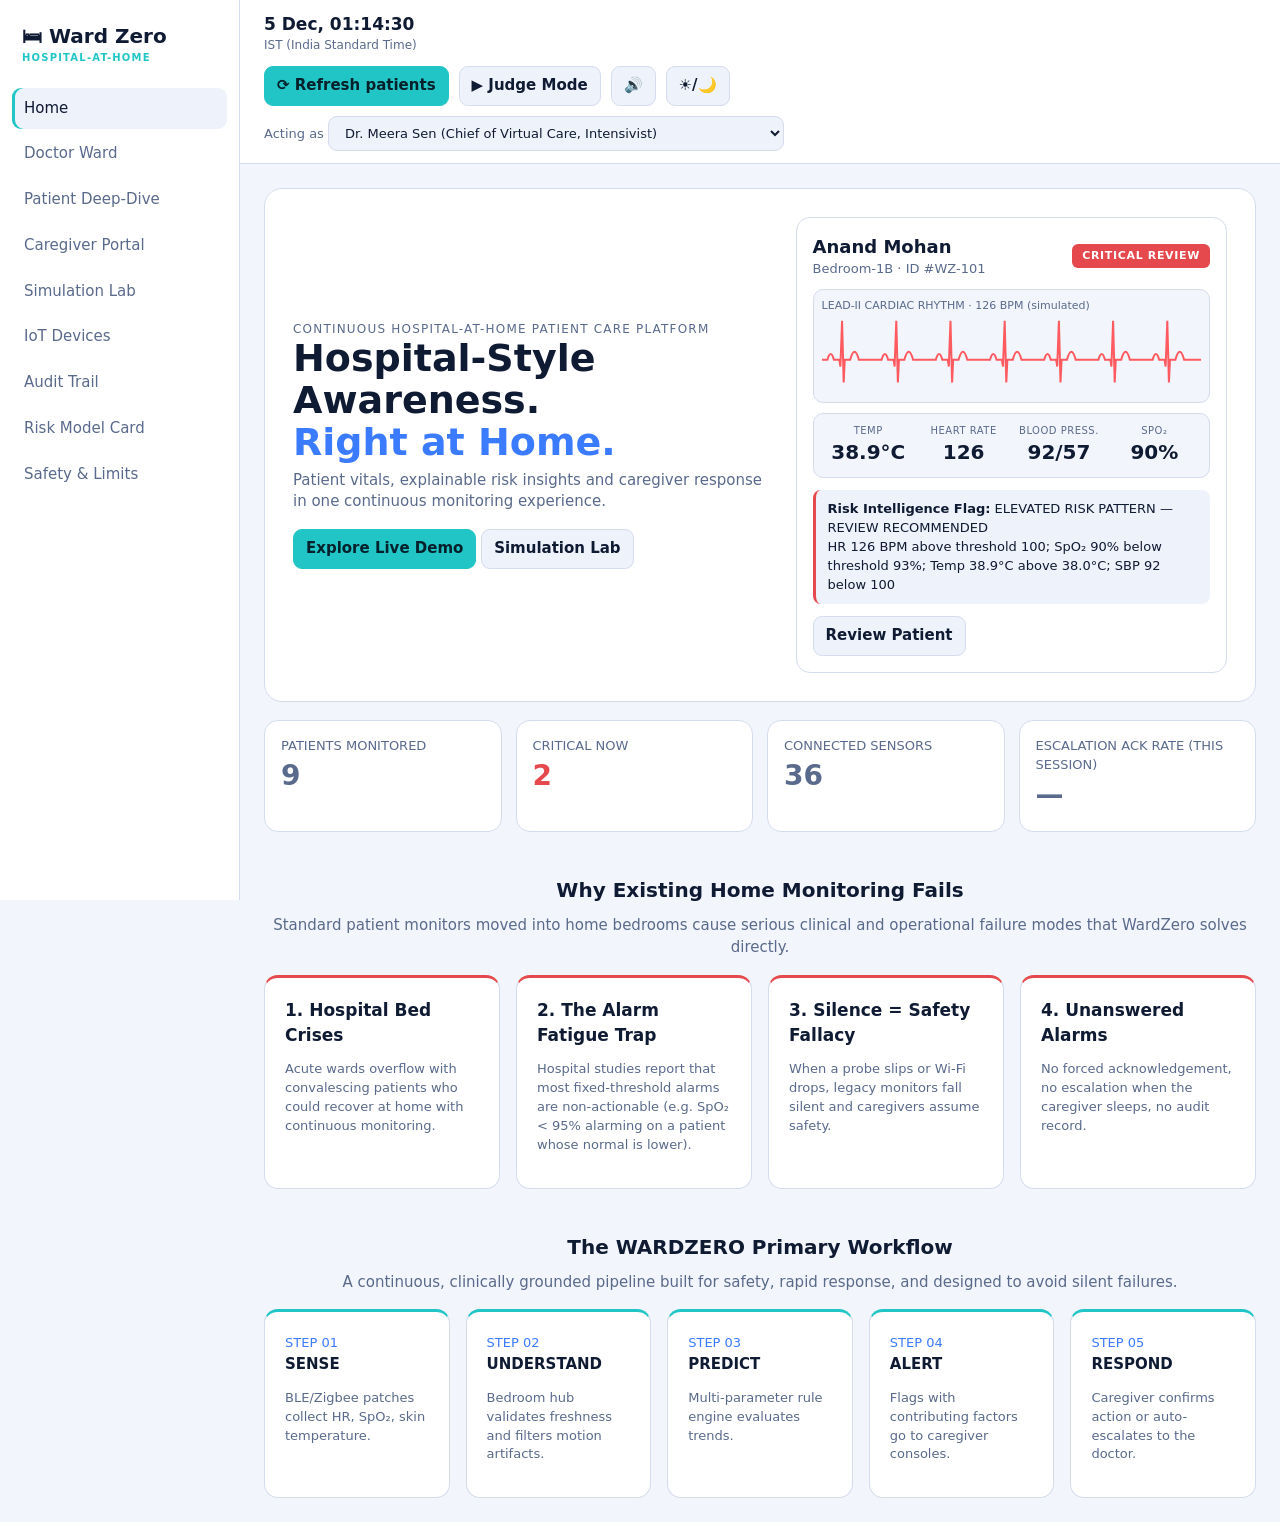
<file: public/index.html>
<!DOCTYPE html>
<html lang="en"><head><meta charset="utf-8">
<meta name="viewport" content="width=device-width, initial-scale=1, viewport-fit=cover">
<title>Ward Zero – Hospital-at-Home</title>
<style>
:root{--bg:#0a1020;--panel:#111a30;--panel2:#16213d;--line:#243252;--tx:#e8eefc;--mut:#8fa0c4;--acc:#22c5c5;--ok:#2fbf71;--warn:#e6a817;--hi:#f07a2a;--crit:#e5484d;color-scheme:dark;box-sizing:border-box;padding-top:env(safe-area-inset-top,0px);padding-bottom:env(safe-area-inset-bottom,0px)}
@media (prefers-color-scheme:light){:root:not([data-theme="dark"]){--bg:#f2f5fb;--panel:#fff;--panel2:#eef2fa;--line:#d5dcec;--tx:#0f1a33;--mut:#5a6a8c;color-scheme:light}}
:root[data-theme="light"]{--bg:#f2f5fb;--panel:#fff;--panel2:#eef2fa;--line:#d5dcec;--tx:#0f1a33;--mut:#5a6a8c;color-scheme:light}
*{box-sizing:border-box}html,body{margin:0}body{background:var(--bg);color:var(--tx);font:15px/1.45 system-ui,-apple-system,"Segoe UI",Roboto,sans-serif}
.app{display:grid;grid-template-columns:240px 1fr;min-height:100vh}
aside{background:var(--panel);border-right:1px solid var(--line);padding:18px 12px;position:sticky;top:0;height:100vh;overflow:auto}
.logo{font-size:20px;font-weight:700;padding:4px 10px 4px}.logo small{display:block;font-size:10px;letter-spacing:.12em;color:var(--acc)}
nav{display:flex;flex-direction:column;gap:4px;margin-top:18px}
nav button{all:unset;cursor:pointer;padding:10px 12px;border-radius:9px;color:var(--mut);font-weight:500}
nav button:hover{background:var(--panel2);color:var(--tx)}nav button.on{background:var(--panel2);color:var(--tx);box-shadow:inset 3px 0 var(--acc)}
main{min-width:0}
.top{display:flex;flex-wrap:wrap;gap:12px;align-items:center;justify-content:space-between;padding:12px 24px;border-bottom:1px solid var(--line);background:var(--panel)}
.clock{font-weight:700;font-size:17px}.clock small{display:block;color:var(--mut);font-weight:400;font-size:12px}
.ctl{display:flex;gap:10px;align-items:center;flex-wrap:wrap}
select,input,.btn{background:var(--panel2);color:var(--tx);border:1px solid var(--line);border-radius:9px;padding:8px 12px;font:inherit}
.btn{cursor:pointer;font-weight:600}.btn:hover{border-color:var(--acc)}.btn.p{background:var(--acc);color:#04202a;border-color:var(--acc)}
.tour{display:none;align-items:center;gap:14px;padding:10px 24px;background:linear-gradient(90deg,#0f3d44,#17304f);border-bottom:1px solid var(--line)}
.tour.on{display:flex}.dots{display:flex;gap:5px}.dots i{width:22px;height:5px;border-radius:3px;background:#ffffff33}.dots i.d{background:var(--acc)}
.alert{display:none;padding:12px 24px;background:#4a1519;border-bottom:2px solid var(--crit);align-items:center;justify-content:space-between;gap:12px}.alert.on{display:flex}
.pg{padding:24px;max-width:1250px}
h1{font-size:26px;margin:0 0 6px}h2{font-size:20px;margin:26px 0 10px}p.s{color:var(--mut);margin:0 0 16px}
.grid{display:grid;gap:16px;grid-template-columns:repeat(auto-fill,minmax(330px,1fr))}
.card{background:var(--panel);border:1px solid var(--line);border-radius:14px;padding:16px}
.badge,.mut[style*='text-align:right']{white-space:nowrap}.row{flex-wrap:wrap;gap:6px 12px}.badge{font-size:11px;font-weight:800;letter-spacing:.06em;padding:4px 10px;border-radius:6px;color:#fff}
.STABLE{background:var(--ok)}.MODERATE{background:var(--warn)}.HIGH{background:var(--hi)}.CRITICAL{background:var(--crit)}
.chips{display:flex;gap:8px;flex-wrap:wrap;margin:10px 0 18px}.chip{cursor:pointer;border-radius:20px}.chip.on{border-color:var(--acc);color:var(--acc)}
.vit{display:grid;grid-template-columns:repeat(4,1fr);gap:6px;text-align:center;border:1px solid var(--line);border-radius:10px;padding:10px;margin:10px 0;background:var(--bg)}
.vit span{display:block;font-size:10px;color:var(--mut);letter-spacing:.05em}.vit b{font-size:20px}
.row{display:flex;justify-content:space-between;align-items:center;gap:8px}.mut{color:var(--mut);font-size:13px}
.hero{display:grid;grid-template-columns:1.1fr 1fr;gap:28px;align-items:center;background:var(--panel);border:1px solid var(--line);border-radius:18px;padding:28px}
.hero h1{font-size:38px;line-height:1.1}.hero h1 em{color:#3b7bff;font-style:normal;display:block}
.ecg{background:var(--bg);border:1px solid var(--line);border-radius:10px;padding:8px}
.flag{border-left:3px solid var(--crit);background:var(--panel2);padding:10px 12px;border-radius:8px;font-size:13px;margin:12px 0}
.stats{display:grid;grid-template-columns:repeat(auto-fit,minmax(170px,1fr));gap:14px;margin-top:18px}.stats b{font-size:28px;display:block}
table{width:100%;border-collapse:collapse}td,th{padding:9px 8px;border-bottom:1px solid var(--line);text-align:left;font-size:14px}
.ecgw{overflow:hidden}.ecgw svg{width:200%;display:block;animation:sw linear infinite}@keyframes sw{to{transform:translateX(-50%)}}.g4{display:grid;gap:14px;grid-template-columns:repeat(auto-fit,minmax(200px,1fr))}.big{font-size:34px;font-weight:700}.ph{border:6px solid var(--line);border-radius:36px;min-height:340px;padding:14px;background:var(--bg)}.k{background:var(--panel2);border-radius:10px;padding:10px}.k b{font-size:24px;display:block}.ow{overflow-x:auto}.g4f{display:grid;gap:16px;grid-template-columns:repeat(4,1fr)}.g5f{display:grid;gap:16px;grid-template-columns:repeat(5,1fr)}.g4f .card,.g5f .card{height:100%;padding:20px}.g4f .card{border-top:3px solid var(--crit)}.g5f .card{border-top:3px solid var(--acc)}.g4f .card b{font-size:17px}@media(max-width:1100px){.g4f,.g5f{grid-template-columns:repeat(2,1fr)}}@media(max-width:560px){.g4f,.g5f{grid-template-columns:1fr}}.ac{background:var(--panel);border:1px solid var(--line);border-left:4px solid var(--warn);border-radius:12px;padding:12px;margin-top:10px;font-size:14px}.ac ul{padding-left:18px;margin:6px 0}.pb{height:5px;background:var(--line);border-radius:3px}.pb i{display:block;height:100%;background:var(--warn);border-radius:3px}.INFO{background:#2ab4f0;color:#04202a}.chp{display:inline-block;font-size:12px;background:var(--panel2);border-radius:6px;padding:3px 8px;margin:2px 4px 2px 0}.chg{background:#1d4d35;color:#7be0a8}.chr{background:#4a1a1d;color:#ff9a9d}button:disabled{opacity:.5;cursor:default}.ac{word-break:break-word}@media(max-width:860px){.grid[style*='330px']{grid-template-columns:1fr!important}.ph{min-height:0}}
@media(max-width:860px){.app{grid-template-columns:1fr}aside{position:static;height:auto}nav{flex-direction:row;flex-wrap:wrap}.hero{grid-template-columns:1fr}.pg{padding:14px}}
</style></head><body>
<div class="app">
<aside><div class="logo">🛏 Ward Zero<small>HOSPITAL-AT-HOME</small></div><nav id="nav"></nav></aside>
<main>
<div class="top">
 <div class="clock" id="clk">—<small>IST (India Standard Time)</small></div>
 <div class="ctl">
  <button class="btn p" id="ref">⟳ Refresh patients</button>
  <button class="btn" id="judge">▶ Judge Mode</button>
  <button class="btn" id="snd" title="Alert sound">🔊</button>
  <button class="btn" id="thm" title="Switch light / dark">☀/🌙</button>
  <label class="mut">Acting as <select id="doc"></select></label>
 </div>
</div>
<div class="tour" id="tour"><div class="dots" id="dots"></div><span id="stp"></span><button class="btn" id="stop" style="margin-left:auto">Stop Tour</button></div>
<div class="alert" id="alert"><span id="altx"></span><button class="btn" id="ack">Acknowledge</button></div>
<div class="pg" id="pg"></div>
</main></div>
<script>
const TABS=['Home','Doctor Ward','Patient Deep-Dive','Caregiver Portal','Simulation Lab','Audit Trail','Risk Model Card','Safety & Limits'];
const DOCS=['Dr. Meera Sen (Chief of Virtual Care, Intensivist)','Dr. Arjun Rao (Cardiologist)','Dr. Nisha Patel (Pulmonologist)'];
const NAMES=['Lakshmi','Rajesh Kumar','Fatima Begum','Anand Mohan','Elena Rostova','Suresh Babu','Meena Iyer','Karthik Raja','Zainab Khan','Vikram Singh','Divya Nair','Gopal Das','Sunita Devi','Imran Sheikh','Revathi S','Joseph Mathew','Pooja Verma','Harish Menon','Ayesha Siddiqui','Balaji R','Nandini Rao','Tariq Ahmed','Geeta Pillai','Mohan Lal'];
const DX=['Post-CABG cardiac recovery','Severe COPD with home oxygen','Pneumonia recovery','Heart failure (NYHA II)','Post-sepsis monitoring','Diabetic foot infection','Post-hip replacement','Acute bronchitis','Atrial fibrillation','Post-stroke rehab'];
const CG=['Priya (daughter)','Arun (son)','Kavita (spouse)','Sanjay (brother)','Rohan (son)','Anita (wife)','Deepa (daughter)'];
const R=(a,b)=>Math.floor(a+Math.random()*(b-a+1)),P=a=>a[R(0,a.length-1)];
let pts=[],log=[],tab=0,sel=null,flt='All',q='',tourT=null,acked={};
function score(p){let s=0;const o=p.spo2,h=p.hr,t=p.temp,b=p.sys;
 s+=o>=96?0:o>=94?1:o>=92?2:3; s+=h<=40?3:h<=50?1:h<=90?0:h<=110?1:h<=130?2:3;
 s+=t<=35?3:t<=36?1:t<=38?0:t<=39?1:2; s+=b<=90?3:b<=100?2:b<=110?1:b<=219?0:3;return s}
function stat(s){return s>=7?'CRITICAL':s>=5?'HIGH':s>=3?'MODERATE':'STABLE'}
function why(p){const w=[];if(p.hr>100)w.push(`HR ${p.hr} BPM above threshold 100`);if(p.spo2<93)w.push(`SpO₂ ${p.spo2}% below threshold 93%`);if(p.temp>38)w.push(`Temp ${p.temp}°C above 38.0°C`);if(p.sys<100)w.push(`SBP ${p.sys} below 100`);return w.length?w.join('; '):'All parameters within illustrative limits'}
function mk(i,sev){const s=sev??Math.pow(Math.random(),1.8);const p={id:'WZ-'+(101+i),name:NAMES[i%NAMES.length],age:R(34,86),bed:'Bedroom-'+R(1,6)+P(['A','B']),dx:P(DX),doc:P(DOCS).split(' (')[0],cg1:P(CG),cg2:P(CG),
 hr:Math.round(72+s*58+R(-4,4)),spo2:Math.round(98-s*9-R(0,1)),temp:+(36.6+s*2.3+Math.random()*.3).toFixed(1),sys:Math.round(128-s*38+R(-4,4))};p.dia=Math.round(p.sys*.63+R(-3,3));p.hist=Array.from({length:14},()=>p.hr+R(-6,6));fin(p);return p}
function fin(p){p.news=score(p);p.status=stat(p.news);p.risk=Math.min(97,Math.round(p.news*p.news*1.4+R(0,3)))}
function gen(){const n=R(6,16),names=[...NAMES].sort(()=>Math.random()-.5);pts=Array.from({length:n},(_,i)=>{const p=mk(i);p.name=names[i];return p});
 if(Math.random()<.7){const k=R(1,Math.min(3,n));for(let i=0;i<k;i++){const p=pts[R(0,n-1)];Object.assign(p,{hr:R(112,128),spo2:R(88,91),temp:+(38.2+Math.random()*.8).toFixed(1),sys:R(92,104)});p.dia=R(58,70);fin(p)}}
 pts.sort((a,b)=>b.news-a.news);addLog(`Roster refreshed: ${n} patients generated`);}
function sha256(str){const b=new TextEncoder().encode(str),l=b.length,n=((l+9+63)>>6)<<6,m=new Uint8Array(n);m.set(b);m[l]=128;const dv=new DataView(m.buffer);dv.setUint32(n-8,Math.floor(l*8/4294967296));dv.setUint32(n-4,(l*8)>>>0);const K=[],H=[];let c=0;for(let p=2;c<64;p++){let pr=1;for(let d=2;d*d<=p;d++)if(p%d==0){pr=0;break}if(pr){K[c]=Math.floor((Math.cbrt(p)%1)*4294967296);if(c<8)H[c]=Math.floor((Math.sqrt(p)%1)*4294967296);c++}}const W=new Uint32Array(64),rr=(x,k)=>(x>>>k)|(x<<(32-k));for(let o=0;o<n;o+=64){for(let i=0;i<16;i++)W[i]=dv.getUint32(o+i*4);for(let i=16;i<64;i++){const a=W[i-15],d=W[i-2];W[i]=(W[i-16]+(rr(a,7)^rr(a,18)^(a>>>3))+W[i-7]+(rr(d,17)^rr(d,19)^(d>>>10)))>>>0}let[a,b2,c2,d2,e,f,g,h]=H;for(let i=0;i<64;i++){const t1=(h+(rr(e,6)^rr(e,11)^rr(e,25))+((e&f)^(~e&g))+K[i]+W[i])>>>0,t2=((rr(a,2)^rr(a,13)^rr(a,22))+((a&b2)^(a&c2)^(b2&c2)))>>>0;h=g;g=f;f=e;e=(d2+t1)>>>0;d2=c2;c2=b2;b2=a;a=(t1+t2)>>>0}[a,b2,c2,d2,e,f,g,h].forEach((v,i)=>H[i]=(H[i]+v)>>>0)}return H.map(v=>v.toString(16).padStart(8,'0')).join('')}
var GEN='0'.repeat(64);function hh(s){return sha256(s)}function hc(prev,t,p,a,x,m){return hh([prev,t,p,a,x,m].join('|'))}
let ctx=null,snd=true,sirenT=null;
document.addEventListener('click',()=>{try{ctx=ctx||new(window.AudioContext||window.webkitAudioContext)();ctx.resume()}catch(e){}});
function beep(f){if(!ctx||!snd)return;const o=ctx.createOscillator(),g=ctx.createGain();o.type='square';o.frequency.value=f;g.gain.value=.08;o.connect(g);g.connect(ctx.destination);o.start();o.stop(ctx.currentTime+.3)}
function siren(on){clearInterval(sirenT);sirenT=null;if(on){let k=0;beep(880);sirenT=setInterval(()=>beep(k++%2?880:660),400)}}
function theme(){const r=document.documentElement,l=r.dataset.theme?r.dataset.theme=='light':matchMedia('(prefers-color-scheme: light)').matches;r.dataset.theme=l?'dark':'light'}
function now(){return new Date().toLocaleString('en-GB',{timeZone:'Asia/Kolkata',day:'numeric',month:'short',hour:'2-digit',minute:'2-digit',second:'2-digit',hour12:false})+' IST'}
function ecg(){let d='M0 40',x=0;while(x<520){d+=` L${x+14} 40 L${x+20} 34 L${x+26} 40 L${x+40} 40 L${x+44} 46 L${x+50} 6 L${x+56} 60 L${x+60} 40 L${x+80} 40 L${x+90} 30 L${x+100} 40`;x+=110}return `<svg viewBox="0 0 520 70" width="100%" height="80"><path d="${d}" fill="none" stroke="#2fd6a0" stroke-width="2"/></svg>`}
function spark(a){const m=Math.min(...a),M=Math.max(...a),pt=a.map((v,i)=>`${i*40},${70-(v-m)/(M-m||1)*60}`).join(' ');return `<svg viewBox="0 0 520 80" width="100%" height="90"><polyline points="${pt}" fill="none" stroke="#22c5c5" stroke-width="2.5"/></svg>`}
function vit(p){return `<div class="vit"><div><span>TEMP</span><b>${p.temp}°C</b></div><div><span>HEART RATE</span><b>${p.hr}</b></div><div><span>BLOOD PRESS.</span><b>${p.sys}/${p.dia}</b></div><div><span>SPO₂</span><b>${p.spo2}%</b></div></div>`}
function card(p){return `<div class="card"><div class="row"><b style="font-size:19px">${p.name}</b><span class="badge ${p.status}">${p.status}</span></div><div class="mut">${p.id} · ${p.age} y · ${p.bed}</div><div style="margin-top:6px"><b>Known condition (synthetic):</b> ${p.dx}</div><div class="mut">Doctor: <b>${p.doc}</b> · Primary CG: <b>${p.cg1}</b> · Secondary: <b>${p.cg2}</b></div>${vit(p)}<div class="row"><span>NEWS2: <b>${p.news}</b> · 24–48h Risk: <b>${p.risk}%</b></span><button class="btn p" onclick="go(${pts.indexOf(p)})">View Deep-Dive →</button></div></div>`}
function go(i){sel=i;tab=2;render()}
const V={
0(){const f=[...pts].sort((a,b)=>b.news-a.news)[0],c=pts.filter(p=>p.status=='CRITICAL').length;return `<div class="hero"><div><div class="mut" style="letter-spacing:.1em;font-size:12px">CONTINUOUS HOSPITAL-AT-HOME PATIENT CARE PLATFORM</div><h1>Hospital-Style Awareness.<em>Right at Home.</em></h1><p class="s">Patient vitals, explainable risk insights and caregiver response in one continuous monitoring experience.</p><button class="btn p" onclick="tab=1;render()">Explore Live Demo</button> <button class="btn" onclick="tab=4;render()">Simulation Lab</button></div>
<div class="card"><div class="row"><div><b style="font-size:18px">${f.name}</b><div class="mut">${f.bed} · ID #${f.id}</div></div><span class="badge ${f.status}">${f.status=='CRITICAL'?'CRITICAL REVIEW':f.status}</span></div><div class="ecg" style="margin-top:10px"><div class="mut" style="font-size:11px">LEAD-II CARDIAC RHYTHM · ${f.hr} BPM (simulated)</div>${ecg(f.hr,f.status)}</div>${vit(f)}<div class="flag" style="border-color:var(${f.status=='STABLE'?'--ok':'--crit'})"><b>Risk Intelligence Flag:</b> ${f.status=='CRITICAL'?'ELEVATED RISK PATTERN — REVIEW RECOMMENDED':f.status}<br>${why(f)}</div><button class="btn" onclick="go(${pts.indexOf(f)})">Review Patient</button></div></div>
<div class="stats"><div class="card mut">PATIENTS MONITORED<b>${pts.length}</b></div><div class="card mut">CRITICAL NOW<b style="color:var(--crit)">${c}</b></div><div class="card mut">CONNECTED SENSORS<b>${pts.length*4}</b></div><div class="card mut">ESCALATION ACK RATE (THIS SESSION)<b>${alerts.length?Math.round(100*alerts.filter(a=>a.ack).length/alerts.length)+'%':'—'}</b></div></div>
<h2 style="text-align:center;margin-top:44px">Why Existing Home Monitoring Fails</h2><p class="s" style="text-align:center">Standard patient monitors moved into home bedrooms cause serious clinical and operational failure modes that WardZero solves directly.</p><div class="g4f">${[['1. Hospital Bed Crises','Acute wards overflow with convalescing patients who could recover at home with continuous monitoring.'],['2. The Alarm Fatigue Trap','Hospital studies report that most fixed-threshold alarms are non-actionable (e.g. SpO₂ &lt; 95% alarming on a patient whose normal is lower).'],['3. Silence = Safety Fallacy','When a probe slips or Wi-Fi drops, legacy monitors fall silent and caregivers assume safety.'],['4. Unanswered Alarms','No forced acknowledgement, no escalation when the caregiver sleeps, no audit record.']].map(x=>`<div class="card"><b>${x[0]}</b><p class="mut">${x[1]}</p></div>`).join('')}</div>
<h2 style="text-align:center;margin-top:44px">The WARDZERO Primary Workflow</h2><p class="s" style="text-align:center">A continuous, clinically grounded pipeline built for safety, rapid response, and designed to avoid silent failures.</p><div class="g5f">${[['SENSE','BLE/Zigbee patches collect HR, SpO₂, skin temperature.'],['UNDERSTAND','Bedroom hub validates freshness and filters motion artifacts.'],['PREDICT','Multi-parameter rule engine evaluates trends.'],['ALERT','Flags with contributing factors go to caregiver consoles.'],['RESPOND','Caregiver confirms action or auto-escalates to the doctor.']].map((x,i)=>`<div class="card"><span class="mut" style="color:#3b7bff">STEP 0${i+1}</span><br><b>${x[0]}</b><p class="mut">${x[1]}</p></div>`).join('')}</div>`},
1(){const cnt=s=>pts.filter(p=>p.status==s).length,L=[...pts].sort((a,b)=>b.news-a.news).filter(p=>(flt=='All'||p.status==String(flt||'').toUpperCase())&&(p.name+p.bed+p.dx).toLowerCase().includes(q));
 return `<h1>Doctor Ward Overview</h1><p class="s">Multi-patient hospital-at-home roster, sorted by clinical urgency (Critical first).</p><div class="chips"><input id="q" placeholder="Search patient, room, diagnosis…" value="${q}">${['All','Critical','High','Moderate','Stable'].map(f=>`<button class="btn chip ${flt==f?'on':''}" onclick="flt='${f}';render()">${f} (${f=='All'?pts.length:cnt(f=='High'?'HIGH':String(f||'').toUpperCase())})</button>`).join('')}</div><div class="grid">${L.map(card).join('')||'<p class="mut">No matches.</p>'}</div>`},
2(){const p=pts[sel??0]||pts[0];return `<h1>Patient Deep-Dive</h1><p class="s"><select onchange="sel=+this.value;render()">${pts.map((x,i)=>`<option value="${i}" ${x==p?'selected':''}>${x.name} (${x.id})</option>`).join('')}</select></p>${card(p)}<div class="card" style="margin-top:16px"><b>Heart-rate trend (last 14 readings)</b>${spark(p.hist)}</div><div class="flag"><b>Contributing factors:</b> ${why(p)}</div>`},
3(){const L=pts.filter(p=>p.status=='CRITICAL'||p.status=='HIGH');return `<h1>Caregiver Portal</h1><p class="s">Each patient has two caregivers. Acknowledge alerts to stop auto-escalation.</p><div class="grid">${L.map(p=>`<div class="card"><b>${p.name}</b> <span class="badge ${p.status}">${p.status}</span><p class="mut">Primary: ${p.cg1}<br>Secondary: ${p.cg2}</p><p>${why(p)}</p><button class="btn p" ${acked[p.id]?'disabled':''} onclick="ackP('${p.id}')">${acked[p.id]?'Acknowledged ✓':'Acknowledge'}</button></div>`).join('')||'<p class="mut">No active alerts.</p>'}</div>`},
4(){return `<h1>Simulation Lab</h1><p class="s">Inject synthetic anomalies and watch the rules respond.</p><button class="btn p" onclick="anom()">⚠ Simulate anomaly</button> <button class="btn" onclick="drift()">Simulate new reading</button>`},
5(){return `<h1>Audit Trail</h1><p class="s">Tamper-evident record of events.</p><div class="card"><table>${log.map(l=>`<tr><td class="mut">${l.t}</td><td>${l.m}</td></tr>`).join('')}</table></div>`},
6(){return `<h1>Risk Model Card</h1><div class="card"><p>Inputs: HR, SpO₂, temperature, systolic BP. Output: NEWS2-style score and bands (Stable 0–2, Moderate 3–4, High 5–6, Critical 7+). Rules are explainable and each flag lists its contributing factors.</p><p class="mut">Thresholds are illustrative; data is synthetic.</p></div>`},
7(){return `<h1>Safety &amp; Limits</h1><div class="card"><p>Synthetic data only. Not a medical device. This page is a browser-only demo: the integrated backend and ML model run via docker compose (localhost:8000). A deterministic safety floor overrides any ML output, and unacknowledged alerts auto-escalate to the attending physician.</p></div>`}};
const cg={};function C(p){return cg[p.id]=cg[p.id]||{st:'Awaiting',notes:[],a:R(2,30),b:R(40,180)}}
function cgAct(id,s){const p=pts.find(x=>x.id==id);C(p).st=s;acked[id]=1;siren(0);addLog(`${p.name}: caregiver ${s.toLowerCase()}`);render()}
function cgNote(id,t){const p=pts.find(x=>x.id==id);C(p).notes.unshift(now()+' — '+t);addLog(`${p.name}: caregiver note added`);render()}
V[3]=function(){const p=pts[sel??0]||pts[0],c=C(p),id=p.id;return `<h1>Caregiver Portal</h1><p class="s">2 caregivers per patient · <select onchange="sel=+this.value;render()">${pts.map((x,i)=>`<option value="${i}" ${x==p?'selected':''}>${x.name} (${x.id})</option>`).join('')}</select></p>
<div class="grid"><div class="card"><h2 style="margin-top:0">Caregiver response</h2><div class="row"><b>${p.name}</b><span class="badge ${p.status}">${p.status}</span></div><p class="mut">${why(p)}</p><p>Status: <b>${c.st}</b></p><button class="btn p" onclick="cgAct('${id}','Acknowledged')">Acknowledge</button> <button class="btn" onclick="cgAct('${id}','Responding')">Responding</button> <button class="btn" onclick="cgAct('${id}','Resolved')">Resolve</button></div>
<div class="card"><h2 style="margin-top:0">Attendance &amp; activity</h2><p>📱 <b>${p.cg1}</b> — primary · checked in ${c.a} min ago</p><p>📱 <b>${p.cg2}</b> — secondary · checked in ${c.b} min ago</p><p class="mut">Check-ins and every acknowledge/respond/resolve are logged with timestamps in the audit trail.</p></div>
<div class="card"><h2 style="margin-top:0">Alarm-fatigue ledger</h2><p class="mut">Why the siren stays quiet</p><p>• SpO₂ dip for 4 s — motion artifact, suppressed</p><p>• HR spike below sustained-trend rule — suppressed</p><p>• Loose probe — sensor-fault notice, not an alarm</p></div>
<div class="card"><h2 style="margin-top:0">Context: caregiver notes</h2><button class="btn" onclick="cgNote('${id}','dizzy + not eating')">Add note: dizzy + not eating</button> <button class="btn" onclick="cgNote('${id}','தலைச்சுற்றல் + சாப்பிடவில்லை')">தமிழ்</button> <button class="btn" onclick="cgNote('${id}','चक्कर + खा नहीं रहे')">हिन्दी</button>${c.notes.map(n=>`<p class="mut">${n}</p>`).join('')}</div></div>`};
V[5]=function(){return `<h1>Audit Trail</h1><p class="s">Hash-chained audit log (every alert and every action) <button class="btn" onclick="verify()">Verify chain</button> <b id="vr"></b></p><div class="card" style="overflow-x:auto"><table>${log.map(l=>`<tr><td class="mut">${l.t}</td><td>${l.m}</td><td class="mut" style="font-family:monospace" title="${l.h}">${l.h.slice(0,16)}…</td></tr>`).join('')}</table></div>`};
function verify(){let ok=true,bad=-1;for(let i=log.length-1;i>=0;i--){const l=log[i],pv=log[i+1]?log[i+1].h:GEN;if(l.prev!=pv||hc(l.prev,l.t,l.p,l.a,l.x,l.m)!=l.h){ok=false;bad=log.length-i;break}}document.getElementById('vr').textContent=ok?'✓ Chain intact ('+log.length+' entries, SHA-256)':'✗ Chain broken at entry #'+bad}
const COL={t:'#f0932b',h:'#ec5fa8',s:'#4b8bf5',o:'#2fd6a0'},NC=['dizzy + not eating','தமிழ் (breathless)','हिन्दी (fever)'];
let alerts=[],notes={},att={},led={raw:89,q:0,p:0,d:0},spd=4,simT=new Date(),csv='';
const dn=()=>document.getElementById('doc').value.split(' (')[0];
const ms=a=>{const m=a.reduce((x,y)=>x+y,0)/a.length;return m.toFixed(2)+' (±'+Math.sqrt(a.reduce((x,y)=>x+(y-m)**2,0)/a.length).toFixed(2)+')'};
function addLog(m,p,a,x){const t=now(),prev=log[0]?log[0].h:GEN;p=p||'—';a=a||'system';x=x||'event';log.unshift({t,m,prev,h:hc(prev,t,p,a,x,m),p,a,x})}
function H(p){if(!p.H){const r=(v,n)=>Array.from({length:40},()=>v+(Math.random()-.5)*n);p.H={t:r(p.temp,.3),h:r(p.hr,8),s:r(p.sys,6),o:r(p.spo2,1.2),n:Array.from({length:48},(_,i)=>Math.max(0,Math.round(p.news*i/47+(Math.random()-.5)*2))),r:Array.from({length:48},(_,i)=>Math.round(p.risk*i/47))}}return p.H}
function ecg(hr,st){hr=hr||70;const L=Math.round(9000/hr),k=Math.max(1,Math.round(520/L)),W=L*k;const one=o=>{let s='';for(let i=0;i<k;i++){const x=o+i*L,f=v=>(x+v*L).toFixed(1);s+=` L${f(.1)} 40 Q${f(.16)} 30 ${f(.22)} 40 L${f(.32)} 40 L${f(.34)} 46 L${f(.37)} 6 L${f(.4)} 60 L${f(.42)} 40 L${f(.52)} 40 Q${f(.6)} 26 ${f(.68)} 40 L${f(1)} 40`}return s};return `<div class='ecgw'><svg viewBox='0 0 ${2*W} 70' preserveAspectRatio='none' height='80' style='animation-duration:${(k*60/hr).toFixed(2)}s'><path d='M0 40${one(0)}${one(W)}' fill='none' stroke='${st=='CRITICAL'?'#ff5a5f':'#2fd6a0'}' stroke-width='2' vector-effect='non-scaling-stroke'/></svg></div>`}
function sp(a,c){const m=Math.min(...a),M=Math.max(...a);return `<svg viewBox='0 0 300 60' width='100%' height='60' style='background:#22c5c514;border-radius:6px'><polyline points='${a.map((v,i)=>`${i*300/(a.length-1)},${55-(v-m)/(M-m||1)*50}`).join(' ')}' fill='none' stroke='${c}' stroke-width='2'/></svg>`}
function gauge(r){const a=Math.PI*(1-Math.min(r,100)/100),x=100+68*Math.cos(a),y=100-68*Math.sin(a);return `<svg viewBox='0 0 200 115' width='210'><path d='M20 100A80 80 0 0 1 60 30.7' stroke='#2fbf71' stroke-width='14' fill='none'/><path d='M60 30.7A80 80 0 0 1 140 30.7' stroke='#e6a817' stroke-width='14' fill='none'/><path d='M140 30.7A80 80 0 0 1 180 100' stroke='#e5484d' stroke-width='14' fill='none'/><line x1='100' y1='100' x2='${x}' y2='${y}' stroke='currentColor' stroke-width='4'/><circle cx='100' cy='100' r='7' fill='currentColor'/></svg>`}
function feed(i){const p=pts[i];let a=alerts.filter(x=>x.pid==p.id);if(!a.length&&p.news>=5){alerts.unshift({pid:p.id,t:now(),msg:why(p),sev:p.status,ack:0,ts:Date.now()});a=[alerts[0]]}return a.length?a.map(x=>`<p><span class='badge ${x.sev}'>${x.sev}</span> <span class='mut'>${x.t}</span><br>${x.msg}<br>${x.ack?'Acknowledged ✓':`<button class='btn p' onclick='ackA(${i})'>Acknowledge</button>`}</p>`).join(''):`<p class='mut'>No active alerts for this patient.</p>`}
function ackA(i){const p=pts[i];alerts.filter(a=>a.pid==p.id&&!a.ack).forEach(a=>{a.ack=Date.now();a.by=dn()});siren(0);alert_.classList.remove('on');addLog(p.name+': alert acknowledged',p.id,dn(),'alert_ack');render()}
function dv(i){const p=pts[i],h=H(p),c=(l,v,u,b,s,k)=>`<div class='card'><span class='mut'>${l}</span><div><span class='big'>${v}</span> <span class='mut'>${u}</span></div><div class='mut'>${b}</div>${sp(s,k)}</div>`,band=p.risk<30?'LOW':p.risk<65?'MODERATE':'HIGH',bc=p.risk<30?'ok':p.risk<65?'warn':'crit';
return `<div class='g4'>${c('TEMPERATURE',p.temp,'°C','baseline 36.7',h.t,COL.t)}${c('HEART RATE',p.hr,'bpm','baseline 74',h.h,COL.h)}${c('BLOOD PRESSURE',p.sys,'/'+p.dia+' mmHg','baseline 121',h.s,COL.s)}${c('SPO₂',p.spo2,'%','baseline 97',h.o,COL.o)}<div class='card'><span class='mut'>EARLY-WARNING SCORE</span><div><span class='big'>${p.news}</span> / 12 (illustrative)</div><p class='mut'>NEWS2-style safety floor. Any single red vital (+3) or score ≥ 7 → Critical, always overrides ML.</p></div></div><div class='grid' style='margin-top:16px'><div class='card'><span class='mut'>DETERIORATION RISK · 24–48H OUTLOOK</span><div class='row' style='justify-content:flex-start;gap:18px'>${gauge(p.risk)}<div><b>Why?</b> <span class='mut'>(top contributing features)</span><p>${why(p)}</p></div></div><b style='font-size:26px;color:var(--${bc})'>${band}</b> <span class='mut'>probability ${p.risk}%</span></div><div class='card'><span class='mut'>ALERT FEED &amp; 3-TIER CLOSED-LOOP ESCALATION</span>${feed(i)}</div></div><div class='card' style='margin-top:16px'><span class='mut'>MODEL RISK VS. EARLY-WARNING SCORE (48H HISTORY) · LINE = RISK · BARS = NEWS2</span><svg viewBox='0 0 520 90' width='100%' height='90'>${h.n.map((v,j)=>`<rect x='${j*10.8}' y='${88-v*6}' width='7' height='${v*6}' fill='#22c5c566'/>`).join('')}<polyline fill='none' stroke='#ec5fa8' stroke-width='2' points='${h.r.map((v,j)=>`${j*10.8},${88-v*.85}`).join(' ')}'/></svg></div>`}
function kp(l,v){return `<div class='k'><b>${v}</b><span class='mut'>${l}</span></div>`}
V[2]=function(){const i=sel??0,p=pts[i],A=alerts.filter(a=>a.pid==p.id),ak=A.filter(a=>a.ack),mt=ak.length?(ak.reduce((s,a)=>s+a.ack-a.ts,0)/ak.length/1000).toFixed(1)+'s':'—',h=H(p);
return `<div class='row'><label>Select Patient: <select onchange='sel=+this.value;render()'>${pts.map((x,j)=>`<option value='${j}' ${j==i?'selected':''}>${x.id}: ${x.name} (${x.bed})</option>`).join('')}</select></label><span class='mut'><b>${p.name}</b> · ${p.age} y · ${p.dx} · Room: <b>${p.bed}</b> · Doctor: <b>${p.doc}</b></span></div><div id='dv' style='margin-top:14px'>${dv(i)}</div><div class='grid' style='margin-top:16px'><div class='card'><div id='tl'>${timeline(i)}</div></div><div class='card'><span class='mut'>CLINICAL NOTES &amp; MULTILINGUAL CONTEXT</span><textarea id='nt' rows='3' class='btn' style='width:100%;margin:8px 0' placeholder='Add clinical impression or caregiver symptom note… (English / தமிழ் / हिन्दी)'></textarea><button class='btn p' onclick='addN(${i},-1)'>Add Note</button> ${NC.map((s,k)=>`<button class='btn' onclick='addN(${i},${k})'>${s}</button>`).join(' ')}${(notes[p.id]||[]).map(n=>`<p class='mut'>${n}</p>`).join('')||`<p class='mut'>No clinical notes recorded yet.</p>`}</div><div class='card'><span class='mut'>LEARNED PERSONAL BASELINE &amp; METRICS</span><p>TEMP: <b>${ms(h.t)}</b></p><p>HR: <b>${ms(h.h)}</b></p><p>SBP: <b>${ms(h.s)}</b></p><p>SPO2: <b>${ms(h.o)}</b></p><span class='mut'>CAREGIVER RESPONSE KPI</span><div class='g4' style='margin-top:8px'>${kp('Alerts',A.length)}${kp('Critical',A.filter(a=>a.sev=='CRITICAL').length)}${kp('Mean time to ack',mt)}${kp('Mean time to resolve','—')}${kp('Missed escalations',A.filter(a=>!a.ack&&Date.now()-a.ts>60000).length)}${kp('Unacknowledged',A.filter(a=>!a.ack).length)}</div></div></div>`};
function cpData(p){const st=p.status,h=H(p),A=alerts.filter(a=>a.pid==p.id&&!a.res&&!(a.sev=='INFO'&&a.ack)),nt=(notes[p.id]||[])[0],
 fr={CRITICAL:['Continuous','Attending physician + both caregivers'],HIGH:['Every 15 min','Secondary caregiver + physician on standby'],MODERATE:['Every 30 min','Primary caregiver'],STABLE:['Routine','Primary caregiver (routine)']}[st],todo=[];
 if(p.fault)todo.push('Check bedside device — data may be unreliable');
 if(p.hr>100||p.hr<50)todo.push('Heart rate '+p.hr+' bpm out of range — manual re-check');
 if(p.spo2<93)todo.push('SpO₂ '+p.spo2+'% out of range — manual re-check');
 if(p.sys<100)todo.push('Systolic BP '+p.sys+' out of range — manual re-check');
 if(p.temp>38||p.temp<36)todo.push('Temperature '+p.temp+' °C out of range — manual re-check');
 if(p.risk>=65)todo.push('High 24–48h risk ('+p.risk+'%) — physician review today');else if(p.risk>=30)todo.push('Moderate 24–48h risk ('+p.risk+'%) — watch trend');
 if(A.length)todo.push(A.length+' open alert'+(A.length>1?'s':''));
 if(nt)todo.push('Latest note: '+nt.split(' — ').slice(1).join(' — '));
 if(!todo.length)todo.push('No action needed — routine monitoring');return{fr,todo,open:A.length}}

var tlF='All',tlX={},sbSec={S:1,B:1,A:1,R:1},sbNote={},sbTo='';
const esc=x=>String(x==null?'':x).replace(/&/g,'&amp;').replace(/</g,'&lt;').replace(/>/g,'&gt;');
const TLI={critical_alert:['🚨','crit'],alert_ack:['✅','ok'],alert_ack_resolve:['✅','ok'],responding:['🚶','ok'],alert_resolved:['✅','ok'],auto_escalate:['⚠️','crit'],auto_escalate_doctor:['⚠️','crit'],note_added:['📝','acc'],buffer_replayed:['🔁','ok'],link_restored:['🌐','ok'],battery_low:['🔋','warn'],caregiver_checkin:['📍','acc'],network_outage:['🌐','hi'],handover_sent:['📤','acc'],handover_generated:['📋','acc'],manual_verify:['🩺','acc'],checklist_complete:['📋','ok']};
function tli(x){if(TLI[x])return TLI[x];if(/^(scenario_|whatif)/.test(x))return['🧪','mut'];if(/fault/.test(x))return['🔌','hi'];return['•','mut']}
function tcat(x){x=x||'';if(/ack|resolved|responding|checkin/.test(x))return'Response';if(/critical_alert|escalate/.test(x))return'Alerts';if(x=='note_added')return'Notes';if(/fault|network|battery|buffer|link/.test(x))return'Device';return'System'}
function tlSet(f){tlF=f;refreshTl()}function tlTog(h){tlX[h]=!tlX[h];refreshTl()}
function refreshTl(){const e=document.getElementById('tl');if(!e)return;const l=document.getElementById('tll'),st=l?l.scrollTop:0;e.innerHTML=timeline(sel??0);const n=document.getElementById('tll');if(n)n.scrollTop=st}
function timeline(i){const p=pts[i],A=alerts.filter(a=>a.pid==p.id);A.forEach(a=>{if(!a.id)a.id=++AID});
 const ak=A.filter(a=>a.tA),mt=ak.length?Math.round(ak.reduce((s,a)=>s+a.tA,0)/ak.length)+'s':'—',esc2=A.filter(a=>a.e2).length,rs=A.filter(a=>a.res).length,
 all=log.filter(l=>l.p&&String(l.p).split(',').includes(p.id)),CATS=['All','Alerts','Response','Notes','Device','System'],cnt=c=>c=='All'?all.length:all.filter(l=>tcat(l.x)==c).length,
 ev=all.filter(l=>tlF=='All'||tcat(l.x)==tlF).slice(0,30),O=A.filter(a=>!a.res&&!(a.sev=='INFO'&&a.ack)),
 k=(l,v)=>`<div class='k'><b>${v}</b><span class='mut'>${l}</span></div>`;
 return `<div class='row'><span class='mut'>INCIDENT TIMELINE &amp; RESPONSE TRACKER</span><span class='badge ${p.status}'>${p.status}</span></div>
 <div style='display:grid;grid-template-columns:repeat(auto-fit,minmax(96px,1fr));gap:8px;margin:10px 0'>${k('Alerts',A.length)}${k('Mean time to ack',mt)}${k('Escalations',esc2)}${k('Resolved',rs)}</div>
 ${O.length?`<div style='margin-bottom:10px'><span class='mut'>OPEN ALERTS — ACT HERE (as ${esc(dn())})</span>${O.map(a=>{const inf=a.sev=='INFO',st=a.res?'RESOLVED':a.tR!=null?'RESPONDING':a.ack?'ACKNOWLEDGED':'NOTIFIED';return `<div class='ac' style='margin-top:6px;border-left-color:var(--${a.sev=='CRITICAL'?'crit':inf?'acc':'warn'})'><div class='row'><span><span class='badge ${inf?'INFO':a.sev=='CRITICAL'?'CRITICAL':'MODERATE'}'>${a.sev}</span> <b>${esc(a.title||'Alert')}</b></span><span class='mut'>${st}</span></div><div class='mut'>${esc(a.msg||(a.items&&a.items[0])||'')}</div><div style='margin-top:6px;display:flex;gap:6px;flex-wrap:wrap'><button class='btn' ${a.ack?'disabled':''} onclick='ackK(${a.id})'>Acknowledge</button>${inf?'':`<button class='btn' ${a.tR!=null||a.res?'disabled':''} onclick='respA(${a.id})'>Responding</button><button class='btn p' onclick='resA(${a.id})'>Resolve</button>`}</div></div>`}).join('')}</div>`:''}
 <div class='chips' style='margin:8px 0'>${CATS.map(c=>`<button class='btn chip ${tlF==c?'on':''}' style='padding:4px 10px;font-size:13px' onclick="tlSet('${c}')">${c} (${cnt(c)})</button>`).join('')}</div>
 <div id='tll' style='max-height:400px;overflow:auto;border-left:2px solid var(--line);margin-left:6px;padding-left:14px'>
 <div style='position:relative;margin-bottom:12px'><span style='position:absolute;left:-23px;top:0'>🟢</span><b>Now</b> <span class='mut'>live</span><div>NEWS2 ${p.news} · risk ${p.risk}% · HR ${p.hr} · SpO₂ ${p.spo2}% · ${p.temp}°C · ${p.sys}/${p.dia}${p.fault?' · <span class="chp chr">device fault</span>':''}</div></div>
 ${ev.map(l=>{const t=tli(l.x||''),o=tlX[l.h];return `<div onclick="tlTog('${l.h}')" title='Click for details' style='position:relative;margin-bottom:12px;cursor:pointer'><span style='position:absolute;left:-24px;top:0'>${t[0]}</span><span class='mut'>${l.t}</span> <span class='chp'>${esc((l.x||'event').replace(/_/g,' '))}</span> <span class='mut'>${o?'▾':'▸'}</span><div style='color:var(--${t[1]=='mut'?'tx':t[1]})'>${esc(l.m)}</div>${o?`<div class='k' style='margin-top:6px;font-size:12px;font-family:monospace;word-break:break-all'>patient: ${esc(l.p)}<br>actor: ${esc(l.a||'system')}<br>action: ${esc(l.x||'event')}<br>hash: ${l.h.slice(0,32)}…<br>prev: ${l.prev.slice(0,32)}…<br><span style='color:var(--ok)'>✓ part of the tamper-evident hash chain</span></div>`:`<div class='mut' style='font-size:12px'>by ${esc(l.a||'system')}</div>`}</div>`}).join('')||`<p class='mut'>${all.length?'No '+tlF.toLowerCase()+' events for this patient.':'No events recorded for this patient yet. Inject a scenario from the Simulation Lab or a fault from IoT Devices and every alert, acknowledgement, escalation and note will appear here.'}</p>`}
 </div>`}
function sbarText(i){const p=pts[i],h=H(p),A=alerts.filter(a=>a.pid==p.id&&!a.res&&!(a.sev=='INFO'&&a.ack)),d=cpData(p),av=a=>Math.round(a.reduce((x,y)=>x+y,0)/a.length),tr=(a,b)=>{const x=a[a.length-1]-a[0];return Math.abs(x)<b?'steady':x>0?'rising':'falling'},nt=(notes[p.id]||[]).slice(0,2).map(x=>x.split(' — ').slice(1).join(' — ')),
 sec={S:`S — SITUATION\n${p.name}, ${p.age} y. Status ${p.status} (NEWS2 ${p.news}/12). 24–48h deterioration risk ${p.risk}%.${A.length?' '+A.length+' open alert'+(A.length>1?'s':'')+'.':' No open alerts.'}`,
 B:`B — BACKGROUND\nKnown condition (synthetic): ${p.dx}. Doctor: ${p.doc}. Caregivers: ${p.cg1} (primary), ${p.cg2} (secondary).\nRecent average (last 40 readings): HR ${av(h.h)} bpm, SBP ${av(h.s)} mmHg, SpO₂ ${av(h.o)}%, temp ${(h.t.reduce((x,y)=>x+y,0)/h.t.length).toFixed(1)} °C.`,
 A:`A — ASSESSMENT\nNow: HR ${p.hr} bpm (${tr(h.h,4)}), SpO₂ ${p.spo2}% (${tr(h.o,.6)}), BP ${p.sys}/${p.dia} mmHg (${tr(h.s,4)}), temp ${p.temp} °C (${tr(h.t,.2)}).\nContributing factors: ${why(p)}.\nDevice: ${p.fault?'FAULT — readings may be unreliable':'streaming normally'}.${nt.length?'\nCaregiver notes: '+nt.join('; '):''}`,
 R:`R — RECOMMENDATION\nVitals checks: ${d.fr[0]}. Notify: ${d.fr[1]}.\n${d.todo.map(x=>'• '+x).join('\n')}`},
 body=['S','B','A','R'].filter(k=>sbSec[k]).map(k=>sec[k]).join('\n\n'),n=(sbNote[p.id]||'').trim();
 return `SBAR HANDOVER — ${p.name} (${p.id}, ${p.bed})\nGenerated ${now()} by ${dn()}\n\n${body}${n?'\n\nHANDOVER NOTE (by '+dn()+')\n'+n:''}\n\nMonitoring and escalation guidance only; not a diagnosis or treatment instruction. Data is synthetic.`}
function sbTog(k){sbSec[k]=sbSec[k]?0:1;if(!Object.values(sbSec).some(Boolean))sbSec[k]=1;render()}
function sbInput(i,v){sbNote[pts[i].id]=v;const e=document.getElementById('sbp');if(e)e.textContent=sbarText(i)}
function sbarCard(i){const p=pts[i],me=dn(),to=[...document.getElementById('doc').options].map(o=>o.value).filter(v=>v!=me),names={S:'Situation',B:'Background',A:'Assessment',R:'Recommendation'};
 return `<div class='card' style='margin-top:16px'><div class='row'><span class='mut'>SHIFT HANDOVER SUMMARY (SBAR) — ${esc(p.name)}</span><button class='btn' onclick='render()'>⟳ Regenerate</button></div>
 <div class='chips' style='margin:10px 0 6px;align-items:center'><span class='mut'>INCLUDE:</span>${['S','B','A','R'].map(k=>`<button class='btn chip ${sbSec[k]?'on':''}' style='padding:4px 10px;font-size:13px' onclick="sbTog('${k}')">${sbSec[k]?'✓ ':''}${names[k]}</button>`).join('')}</div>
 <pre id='sbp' style='white-space:pre-wrap;font:13px/1.5 ui-monospace,Consolas,monospace;margin:8px 0;background:var(--bg);border:1px solid var(--line);border-radius:10px;padding:14px'>${esc(sbarText(i))}</pre>
 <textarea rows='2' class='btn' style='width:100%;margin-bottom:10px' placeholder='Add your own handover note (e.g. family concerns, pending tasks)…' oninput='sbInput(${i},this.value)'>${esc(sbNote[p.id]||'')}</textarea>
 <div class='row' style='flex-wrap:wrap;justify-content:flex-start;gap:10px'><label class='mut'>Hand over to <select id='sbto' onchange='sbTo=this.value'><option value=''>— choose —</option>${to.map(v=>`<option ${v==sbTo?'selected':''}>${esc(v)}</option>`).join('')}</select></label><button class='btn p' onclick='sendSB(${i})'>📤 Send handover</button><button class='btn' onclick='copySB(${i})'>Copy</button><button class='btn' onclick='dlSB(${i})'>Download .txt</button></div></div>`}
function sbLog(i,x,m){addLog(pts[i].name+': '+m,pts[i].id,dn(),x)}
function sendSB(i){const to=document.getElementById('sbto').value;if(!to){toast('Choose who to hand over to first.','warn',3000);return}sbTo=to;sbLog(i,'handover_sent','SBAR handover sent to '+to.split(' (')[0]);toast('📤 Handover for <b>'+esc(pts[i].name)+'</b> sent to <b>'+esc(to.split(' (')[0])+'</b> and recorded in the audit trail.','ok',4500);refreshTl()}
function copySB(i){const t=sbarText(i),done=()=>{sbLog(i,'handover_generated','SBAR handover copied');toast('✅ Handover copied to clipboard','ok',3000)};if(navigator.clipboard&&navigator.clipboard.writeText)navigator.clipboard.writeText(t).then(done,()=>{fbCopy(t);done()});else{fbCopy(t);done()}}
function dlSB(i){const b=new Blob([sbarText(i)],{type:'text/plain;charset=utf-8'}),u=URL.createObjectURL(b),a=document.createElement('a');a.href=u;a.download='handover-'+pts[i].id+'.txt';document.body.appendChild(a);a.click();a.remove();setTimeout(()=>URL.revokeObjectURL(u),1000);sbLog(i,'handover_generated','SBAR handover downloaded');toast('⬇ Handover downloaded','ok',3000)}
function fbCopy(t){const x=document.createElement('textarea');x.value=t;document.body.appendChild(x);x.select();try{document.execCommand('copy')}catch(e){}x.remove()}
const V2o=V[2];var sbOpen=false,lmV='h',lmW=40,lmHv=null,lmChk={};
const LMV={h:{n:'Heart rate',u:'bpm',lo:30,hi:160,safe:[51,90],red:[40,131],c:COL.h,z:v=>v<=40?3:v<=50?1:v<=90?0:v<=110?1:v<=130?2:3,g:p=>p.hr},
 o:{n:'SpO₂',u:'%',lo:80,hi:100,safe:[96,100],red:[91],c:COL.o,z:v=>v>=96?0:v>=94?1:v>=92?2:3,g:p=>p.spo2},
 t:{n:'Temperature',u:'°C',lo:34,hi:40,safe:[36.1,38],red:[35,39],c:COL.t,z:v=>v<=35?3:v<=36?1:v<=38?0:v<=39?1:2,g:p=>p.temp},
 s:{n:'Systolic BP',u:'mmHg',lo:70,hi:160,safe:[111,160],red:[90],c:COL.s,z:v=>v<=90?3:v<=100?2:v<=110?1:v<=219?0:3,g:p=>p.sys}};
const ZT=['normal','watch','elevated','critical'],ZC=['ok','warn','hi','crit'];
function lmOpen(p){return alerts.filter(a=>a.pid==p.id&&!a.res&&!(a.sev=='INFO'&&a.ack)).sort((a,b)=>(b.sev=='CRITICAL')-(a.sev=='CRITICAL'))}
function lmSet(k){lmV=k;lmHv=null;refreshLm()}function lmWin(n){lmW=n;lmHv=null;refreshLm()}
function lmMove(e,m){const r=e.currentTarget.getBoundingClientRect(),fx=(e.clientX-r.left)/r.width*600,j=Math.round((fx-40)/550*(m-1));lmHv=Math.max(0,Math.min(m-1,j));refreshLm()}
function lmLeave(){lmHv=null;refreshLm()}
function lmChart(i){const p=pts[i],h=H(p),S=LMV[lmV],all=h[{h:'h',o:'o',t:'t',s:'s'}[lmV]],data=all.slice(-lmW),m=data.length,
 x=j=>40+j*(550/(m-1)),y=v=>180-(Math.max(S.lo,Math.min(S.hi,v))-S.lo)/(S.hi-S.lo)*170,
 mean=data.reduce((a,b)=>a+b,0)/m,sd=Math.sqrt(data.reduce((a,b)=>a+(b-mean)**2,0)/m),mn=Math.min(...data),mx=Math.max(...data),dec=lmV=='t'?1:0,f=v=>(+v).toFixed(dec),
 hi=lmHv==null?m-1:Math.min(lmHv,m-1),hv=data[hi],z=S.z(hv),age=Math.round((m-1-hi)*1.5),
 mk=alerts.filter(a=>a.pid==p.id).map(a=>{const j=m-1-Math.round((Date.now()-a.ts)/1500);return j>=0&&j<m?`<line x1='${x(j)}' x2='${x(j)}' y1='10' y2='180' stroke='#e5484d' stroke-width='1.5' stroke-dasharray='3 3'/><text x='${x(j)}' y='9' font-size='11' text-anchor='middle'>🚨</text>`:''}).join(''),
 tabs=Object.keys(LMV).map(k=>{const v=LMV[k],val=v.g(p),zz=v.z(val);return `<button class='btn chip ${lmV==k?'on':''}' style='padding:4px 10px;font-size:13px' onclick="lmSet('${k}')"><span style='color:var(--${ZC[zz]})'>●</span> ${v.n} <b>${k=='t'?val:Math.round(val)}</b></button>`}).join(''),
 wins=[[10,'15 s'],[20,'30 s'],[40,'60 s']].map(w=>`<button class='btn chip ${lmW==w[0]?'on':''}' style='padding:4px 10px;font-size:13px' onclick='lmWin(${w[0]})'>${w[1]}</button>`).join('');
 return `<div class='row' style='flex-wrap:wrap;margin-bottom:8px'><div class='chips' style='margin:0'>${tabs}</div><div class='chips' style='margin:0'>${wins}</div></div>
 <div class='row' style='margin:4px 0'><span><b style='font-size:24px'>${f(hv)}</b> <span class='mut'>${S.u}</span> <span class='chp ${z>=2?'chr':z==0?'chg':''}'>${ZT[z]}</span></span><span class='mut'>${hi==m-1&&lmHv==null?'live · now':age+' s ago'} · hover or touch the chart to inspect</span></div>
 <svg viewBox='0 0 600 190' width='100%' style='touch-action:none;display:block;background:#22c5c50d;border-radius:8px' onpointermove='lmMove(event,${m})' onpointerleave='lmLeave()'>
 <rect x='40' width='550' y='${y(S.safe[1])}' height='${Math.max(0,y(S.safe[0])-y(S.safe[1]))}' fill='#2fbf71' opacity='.13'/>
 ${S.red.map(r=>`<line x1='40' x2='590' y1='${y(r)}' y2='${y(r)}' stroke='#e5484d' stroke-dasharray='5 4' opacity='.7'/><text x='592' y='${y(r)+4}' font-size='10' fill='#e5484d'>${r}</text>`).join('')}
 <line x1='40' x2='590' y1='${y(mean)}' y2='${y(mean)}' stroke='currentColor' stroke-dasharray='2 4' opacity='.4'/>
 <text x='4' y='${y(S.hi)+10}' font-size='10' fill='currentColor' opacity='.6'>${S.hi}</text><text x='4' y='${y(S.lo)}' font-size='10' fill='currentColor' opacity='.6'>${S.lo}</text>
 ${mk}<polyline fill='none' stroke='${S.c}' stroke-width='2.5' stroke-linejoin='round' points='${data.map((v,j)=>x(j).toFixed(1)+','+y(v).toFixed(1)).join(' ')}'/>
 <line x1='${x(hi)}' x2='${x(hi)}' y1='10' y2='180' stroke='currentColor' opacity='.5'/><circle cx='${x(hi)}' cy='${y(hv)}' r='5' fill='${S.c}' stroke='#fff' stroke-width='1.5'/></svg>
 <div class='g4' style='margin-top:8px'>${kp('Mean',f(mean))}${kp('Min – Max',f(mn)+' – '+f(mx))}${kp('Variability (SD)',sd.toFixed(dec?2:1))}${kp('Trend',Math.abs(data[m-1]-data[0])<(dec?.2:3)?'→ steady':data[m-1]>data[0]?'↑ rising':'↓ falling')}</div>
 <p class='mut' style='font-size:12px;margin:6px 0 0'>Green band = safe range · red dashed = red-band limit · dotted = window mean · 🚨 = alert raised (illustrative thresholds, synthetic data)</p>`}
function lmItems(a){return a&&a.title?['Check the probe and cable are firmly attached','Check Wi-Fi and mains power at the bedside hub','Confirm the patient is comfortable and responsive','Tell the secondary caregiver the device is being checked']:['Confirm the patient is awake and responsive','Re-seat the probe and check its placement','Take a manual pulse and SpO₂ reading and compare it with the device','Tell the family / secondary caregiver','Add a symptom note in Clinical Notes']}
function lmTick(k){const p=pts[sel??0],O=lmOpen(p),a=O[0];if(!a)return;const c=lmChk[p.id]=lmChk[p.id]||{};c[k]=!c[k];const it=lmItems(a);if(it.every((_,j)=>c[j])&&!c.logged){c.logged=1;addLog(p.name+': response checklist completed ('+it.length+' steps)',p.id,dn(),'checklist_complete')}refreshLm()}
function lmKit(i){const p=pts[i],O=lmOpen(p),a=O[0],f=p.cg1.split(' ')[0],g=p.cg2.split(' ')[0],n=Date.now();
 if(!a){delete lmChk[p.id];return `<span class='mut'>ESCALATION LADDER &amp; RESPONSE CHECKLIST</span><div class='k' style='margin-top:10px;border-left:3px solid var(--ok)'><b style='font-size:18px'>✅ All clear</b><span class='mut'>No open alerts for ${esc(p.name)}. The ladder and checklist reset automatically once an alert is resolved.</span></div>`}
 if(!a.id)a.id=++AID;const inf=a.sev=='INFO',E1=a.esc&&isFinite(a.esc)?a.esc:a.ts+45000,E2=E1+45000,cd=t=>Math.max(0,Math.ceil((t-n)/1000)),
 st=(done,txt,col)=>`<div class='k' style='border-top:3px solid var(--${col});flex:1;min-width:120px'><span class='mut'>${txt[0]}</span><b style='font-size:15px'>${txt[1]}</b><span class='mut' style='font-size:12px'>${txt[2]}</span></div>`,
 s1=st(0,['LEVEL 0 · PRIMARY',esc(f),a.ack?'✓ acknowledged by '+esc(a.by||''):'notified · waiting'],a.ack?'ok':'warn'),
 s2=st(0,['LEVEL 1 · SECONDARY',esc(g),a.ack?'not needed':inf?'not applicable':a.e2?'⚠ escalated':'escalates in '+cd(E1)+'s'],a.ack||inf?'line':a.e2?'crit':'warn'),
 s3=st(0,['LEVEL 2 · DOCTOR',esc(p.doc),a.ack?'not needed':inf?'not applicable':a.e3?'⚠ escalated':a.e2?'escalates in '+cd(E2)+'s':'after level 1'],a.ack||inf?'line':a.e3?'crit':'line'),
 it=lmItems(a),c=lmChk[p.id]||{},dn2=it.filter((_,j)=>c[j]).length;
 return `<span class='mut'>ESCALATION LADDER &amp; RESPONSE CHECKLIST</span><div style='display:flex;gap:8px;flex-wrap:wrap;margin:10px 0'>${s1}${s2}${s3}</div>
 <div class='row'><b>${esc(a.title||'Critical vital signs')}</b><span class='mut'>${dn2}/${it.length} done</span></div><div class='pb' style='margin:6px 0 10px'><i style='width:${dn2/it.length*100}%;background:var(--ok)'></i></div>
 ${it.map((t,j)=>`<div onclick='lmTick(${j})' style='cursor:pointer;display:flex;gap:10px;align-items:center;padding:8px 10px;margin-bottom:6px;border:1px solid var(--line);border-radius:9px;background:${c[j]?'#1d4d3555':'var(--panel2)'}'><span style='font-size:18px'>${c[j]?'☑':'☐'}</span><span style='${c[j]?'text-decoration:line-through;opacity:.7':''}'>${t}</span></div>`).join('')}
 ${dn2==it.length?`<div style='margin-top:8px'><span class='chp chg'>Checklist complete</span> <button class='btn p' onclick='resA(${a.id})'>Resolve alert</button></div>`:''}`}
function lmCard(i){const p=pts[i];return `<div class='card' style='margin-top:16px'><div class='row'><span class='mut'>LIVE PATIENT MONITOR &amp; RESPONSE DESK — ${esc(p.name)}</span><span class='badge ${p.status}'>${p.status}</span></div><div id='lmc' style='margin-top:10px'>${lmChart(i)}</div>
 <div id='lmk' style='margin-top:16px'>${lmKit(i)}</div></div>`}
function refreshLm(){const i=sel??0,c=document.getElementById('lmc');if(c)c.innerHTML=lmChart(i);const k=document.getElementById('lmk');if(k)k.innerHTML=lmKit(i)}
setInterval(()=>{if(tab==2&&!pd)refreshLm()},1500);
var deskT='response';
function deskTab(k){deskT=k;render()}
function deskBody(i){const p=pts[i];
 if(deskT=='trends')return `<div id='lmc'>${lmChart(i)}</div>`;
 if(deskT=='notes')return `<div class='grid' style='grid-template-columns:repeat(auto-fit,minmax(320px,1fr))'><div><span class='mut'>CLINICAL NOTES &amp; MULTILINGUAL CONTEXT</span><textarea id='nt' rows='3' class='btn' style='width:100%;margin:8px 0' placeholder='Add clinical impression or caregiver symptom note… (English / தமிழ் / हिन्दी)'></textarea><button class='btn p' onclick='addN(${i},-1)'>Add Note</button> ${NC.map((x,k)=>`<button class='btn' onclick='addN(${i},${k})'>${x}</button>`).join(' ')}${(notes[p.id]||[]).map(n=>`<p class='mut'>${esc(n)}</p>`).join('')||`<p class='mut'>No clinical notes recorded yet.</p>`}</div><div>${sbarCard(i)}</div></div>`;
 return `<div class='grid' style='grid-template-columns:repeat(auto-fit,minmax(320px,1fr))'><div id='lmk'>${lmKit(i)}</div><div id='tl'>${timeline(i)}</div></div>`}
function deskCard(i){const p=pts[i],n=lmOpen(p).length,T=[['response','🪜 Response &amp; Timeline'+(n?' ('+n+')':'')],['trends','📈 Live Trends'],['notes','📝 Notes &amp; Handover']];
 return `<div class='card' style='margin-top:16px'><div class='row' style='flex-wrap:wrap;margin-bottom:12px'><span class='mut'>CARE DESK — ${esc(p.name)}</span><div class='chips' style='margin:0'>${T.map(t=>`<button class='btn chip ${deskT==t[0]?'on':''}' onclick="deskTab('${t[0]}')">${t[1]}</button>`).join('')}</div></div>${deskBody(i)}</div>`}
V[2]=function(){const i=sel??0,p=pts[i];return `<div class='row'><label>Select Patient: <select onchange='sel=+this.value;render()'>${pts.map((x,j)=>`<option value='${j}' ${j==i?'selected':''}>${x.id}: ${esc(x.name)} (${x.bed})</option>`).join('')}</select></label><span class='mut'><b>${esc(p.name)}</b> · ${p.age} y · ${p.dx} · Room: <b>${p.bed}</b> · Doctor: <b>${p.doc}</b></span></div><div id='dv' style='margin-top:14px'>${dv(i)}</div>${deskCard(i)}`};
setInterval(()=>{if(tab==2&&!pd)refreshTl()},1500);
var labSel=-1;
function labMini(a,c){const m=Math.min(...a),M=Math.max(...a);return `<svg viewBox='0 0 120 28' width='120' height='28' preserveAspectRatio='none' style='display:block;margin:4px 0'><polyline vector-effect='non-scaling-stroke' fill='none' stroke='${c}' stroke-width='2' points='${a.map((v,j)=>(j*120/(a.length-1)).toFixed(1)+','+(26-(v-m)/(M-m||1)*24).toFixed(1)).join(' ')}'/></svg>`}
function labCell(i){const p=pts[i],h=H(p),col=p.risk>=65?'crit':p.risk>=30?'warn':'ok',n=h.n.slice(-24),d=n[n.length-1]-n[0],open=alerts.filter(a=>a.pid==p.id&&!a.res&&!(a.sev=='INFO'&&a.ack)).length;
 return `<div style='min-width:150px'><div class='row'><span class='mut'>24–48h risk</span><b style='color:var(--${col})'>${p.risk}%</b></div><div class='pb'><i style='width:${p.risk}%;background:var(--${col})'></i></div>${labMini(n,'#22c5c5')}<div class='row' style='margin-bottom:6px'><span class='mut'>NEWS2 ${p.news} ${Math.abs(d)<1?'→ steady':d>0?'↑ rising':'↓ falling'}</span>${open?`<span class='chp chr'>${open} open</span>`:`<span class='chp chg'>clear</span>`}</div><button class='btn' style='padding:4px 10px' onclick='go(${i})'>Deep-Dive →</button></div>`}
function labRun(k){let i=labSel;if(i<0||!pts[i])i=R(0,pts.length-1);sel=i;trig(i,k);render()}
function labBar(){const N=['Stable','Slow deterioration','Acute event'];return `<div class='card' style='margin-bottom:16px'><div class='row' style='flex-wrap:wrap;justify-content:flex-start;gap:10px'><span class='mut'>INJECT PHYSIOLOGY SCENARIO</span><select onchange='labSel=+this.value'><option value='-1' ${labSel<0?'selected':''}>Random patient</option>${pts.map((p,i)=>`<option value='${i}' ${labSel==i?'selected':''}>${esc(p.name)} (${p.id})</option>`).join('')}</select>${N.map((n,k)=>`<button class='btn ${k==2?'p':''}' onclick='labRun(${k})'>${n}</button>`).join('')}</div><p class='mut' style='margin:8px 0 0;font-size:13px'>Pick a patient (or leave on random) and inject a scenario. Device faults — probe off, flatline, outage, power loss — live in the <a href='#' onclick='tab=5;render();return false' style='color:var(--acc)'>IoT Devices</a> tab.</p></div>`}
function addN(i,k){const p=pts[i],t=k<0?document.getElementById('nt').value.trim():NC[k];if(!t)return;(notes[p.id]=notes[p.id]||[]).unshift(now()+' — '+t);addLog(p.name+': clinical note added',p.id,dn(),'note_added');render()}
function trig(i,k){const p=pts[i];if(k>=3){p.fault=k;const m=['','','','sensor fault (probe off)','flatline (frozen sensor)','network outage — edge buffer queueing','mains power loss — battery backup'][k];altx.textContent='⚠ '+p.name+': '+m+' — no diagnosis made, caregiver notified';alert_.classList.add('on');addLog(p.name+': '+m,p.id,'simulator','fault_'+k);render();return}p.fault=0;const v=[[R(68,78),R(96,98),36.6,R(118,126)],[R(96,104),R(92,94),37.7,R(100,108)],[R(120,132),R(86,90),38.8,R(86,96)]][k];Object.assign(p,{hr:v[0],spo2:v[1],temp:+(v[2]+Math.random()*.2).toFixed(1),sys:v[3]});p.dia=Math.round(p.sys*.63);p.H=null;fin(p);addLog(p.name+': scenario '+['stable','slow deterioration','acute event'][k],p.id,'simulator','scenario_'+k);if(p.status=='CRITICAL')showAlert(p);render()}
function reset(){pts.forEach(p=>{Object.assign(p,{hr:R(68,80),spo2:R(96,98),temp:+(36.5+Math.random()*.3).toFixed(1),sys:R(118,128),fault:0,H:null});p.dia=R(74,82);fin(p)});alerts.length=0;alert_.classList.remove('on');siren(0);addLog('All patients reset to stable','—','simulator','reset');render()}
V[3]=function(){const d=dn(),un=alerts.filter(a=>!a.ack),g=pts.slice(0,3).map(p=>p.name.split(' ')[0]).join('/'),g2=pts.slice(3,6).map(p=>p.name.split(' ')[0]).join('/'),rows=[['Priya Sharma','Primary Caregiver ('+g+')'],['Arun Sharma','Secondary Caregiver ('+g+')'],['Kavita Nair','Primary Caregiver ('+g2+')'],['Sanjay Verma','Secondary Caregiver ('+g2+')'],[d,'Attending Intensivist']],ac=n=>alerts.filter(a=>a.by==n).length;
return `<h1>Caregiver Portal</h1><div class='grid' style='grid-template-columns:minmax(260px,330px) 1fr'><div class='ph'><p style='text-align:center'>📱 <b>${d}</b>’s Handset</p><button class='btn p' style='width:100%' onclick='chk()'>📍 Check In For Shift (${d})</button>${un.length?un.map(a=>`<div class='flag'><span class='badge ${a.sev}'>${a.sev}</span> ${a.msg}<br><button class='btn p' onclick='ackA(${pts.findIndex(x=>x.id==a.pid)})'>Acknowledge</button></div>`).join(''):`<p class='mut' style='text-align:center;margin-top:60px'>No active notifications for you.<br>The ward monitor is standing by.</p>`}</div><div class='card ow'><span class='mut'>CAREGIVER SHIFT ATTENDANCE &amp; ACCOUNTABILITY</span><p class='mut'>Every patient is protected by both a <b>Primary Caregiver (Level 0)</b> and a <b>Secondary Caregiver (Level 1)</b>. Unacknowledged alerts automatically escalate to the secondary caregiver and attending doctor.</p><table><tr class='mut'><th>CAREGIVER / DOCTOR</th><th>ROLE</th><th>SHIFT ATTENDANCE</th><th>ALERTS ACKNOWLEDGED</th></tr>${rows.map(r=>`<tr><td><b>${r[0]}</b></td><td>${r[1]}</td><td>${att[r[0]]?'checked in '+Math.round((Date.now()-att[r[0]])/1000)+'s ago':`not checked in <button class='btn' onclick='chk(1,${JSON.stringify(r[0]).replace(/"/g,'&quot;')})'>Check in</button>`}</td><td>${ac(r[0])}</td></tr>`).join('')}</table><h3 class='mut'>ALARM-FATIGUE LEDGER (WHY THE SIREN STAYS QUIET)</h3><h2 style='color:var(--acc)'>${led.raw} raw threshold hits → ${alerts.length} ${alerts.length==1?'alert':'alerts'} raised</h2><div class='row'><span>Blocked by signal-quality gate</span><b>${led.q}</b></div><div class='row'><span>Held back by persistence rule</span><b>${led.p}</b></div><div class='row'><span>Suppressed duplicates</span><b>${led.d}</b></div></div></div>`};
function chk(o,n){const w=o?n:dn();att[w]=Date.now();addLog(w+' checked in for shift','—',w,'caregiver_checkin');render()}
V[4]=function(){const st=s=>`<button class='btn ${spd==s?'p':''}' onclick='spd=${s};render()'>${s}×${s==4?' (Default)':''}</button>`;return `<h1>Global Hospital-at-Home Simulation Matrix</h1><p class='s'>Manage simulation speed and trigger concurrent multi-patient scenarios across all ${pts.length} synthetic bedside devices.</p><div class='chips' style='align-items:center'><span class='mut'>SIMULATION SPEED:</span>${[1,2,4,8].map(st).join('')}<button class='btn p' onclick='tour()'>▶ Launch Judge Mode (Auto-Tour)</button><button class='btn' style='color:var(--crit)' onclick='reset()'>Reset All Patients</button></div>${labBar()}<div class='card ow'><table><tr class='mut'><th>PATIENT</th><th>KNOWN CONDITION (SYNTHETIC)</th><th>ASSIGNED TEAM</th><th>CURRENT STATUS</th><th>SIMULATED CLOCK</th><th>FAULT INJECTION</th><th>LIVE RISK &amp; TREND</th></tr>${pts.map((p,i)=>`<tr><td><b>${p.name}</b> <span class='mut'>(${p.id})</span></td><td>${p.dx}</td><td class='mut'>${p.doc}<br>${p.cg1}</td><td><span class='badge ${p.status}'>${p.status}</span></td><td style='font-family:monospace'>${simT.toISOString().slice(0,19)}</td><td><span class='badge ${p.fault?'HIGH':'STABLE'}'>${p.fault?'FAULT':'LIVE'}</span></td><td>${labCell(i)}</td></tr>`).join('')}</table></div>`};
V[5]=function(){return `<h1>Audit Trail</h1><div class='card ow'><div class='row'><span class='mut'>CRYPTOGRAPHIC HASH-CHAINED AUDIT LOG</span><span><b id='vr'></b> <button class='btn' onclick='verify()'>Verify Cryptographic Chain</button> <button class='btn' onclick='expCSV()'>Export CSV</button></span></div><p class='mut'>Every vital ingestion, threshold alert, notification dispatch, caregiver check-in, alert acknowledgement, response note, and clinical resolution is appended to a hash chain; any tampering is detectable.</p>${csv?`<textarea class='btn' rows='5' style='width:100%' readonly>${csv}</textarea>`:''}<table><tr class='mut'><th>TIME</th><th>PATIENT</th><th>ACTOR</th><th>ACTION</th><th>DETAIL</th><th>CRYPTOGRAPHIC HASH</th></tr>${log.map(l=>`<tr><td>${l.t}</td><td><b>${l.p||'—'}</b></td><td>${l.a||'system'}</td><td><b>${l.x||'event'}</b></td><td class='mut'>${l.m}</td><td class='mut' style='font-family:monospace' title='${l.h}'>${l.h.slice(0,16)}…</td></tr>`).join('')}</table></div>`};
function expCSV(){const q=v=>'"'+String(v==null?'':v).replace(/"/g,'""')+'"',rows=[['Time','Patient','Actor','Action','Detail','Hash']].concat(log.slice().reverse().map(l=>[l.t,l.p,l.a,l.x,l.m,l.h])),t='\ufeff'+rows.map(r=>r.map(q).join(',')).join('\r\n'),b=new Blob([t],{type:'text/csv;charset=utf-8'}),u=URL.createObjectURL(b),a=document.createElement('a');a.href=u;a.download='wardzero-audit-trail.csv';document.body.appendChild(a);a.click();a.remove();setTimeout(()=>URL.revokeObjectURL(u),1000);addLog('Audit trail exported as CSV','—',dn(),'audit_export')}
const WT=[['spo2_delta6',-3.15],['sbp_delta6',-2.83],['hr_delta6',2.73],['temp_frac12',-2.02],['temp_delta6',1.55],['hr_frac12',-.79],['hr_slope6',.64],['temp_std6',-.61],['spo2_slope6',-.59],['sbp_slope6',-.48],['temp_slope6',.44],['news2_max6',-.43],['spo2_std6',.4],['spo2_frac12',-.3],['hr_std6',-.28],['news2_now',.21],['sbp_frac12',-.16],['sbp_std6',-.01]];
V[6]=function(){return `<h1>Risk Model Card</h1><p class='mut'>StandardScaler + LogisticRegression (interpretable; contributions are exact). 256 synthetic episodes; evaluated on 64 held-out synthetic episodes.</p><div class='g4'>${kp('AUROC (Held-Out Synthetic)','0.984')}${kp('Episodes With Early Warning','30/30')}${kp('Median Lead Time (Hours)','32.9')}${kp('False Alarm Rate','9/34')}</div><p class='mut'>Persistence rule: 6 consecutive readings at Medium or above. Illustrative risk bands: Medium ≥ 0.3, High ≥ 0.65.</p><h3 class='mut'>STANDARDIZED FEATURE WEIGHTS</h3>${WT.map(w=>`<div class='row' style='font-family:monospace;font-size:13px' title='${w[0]}: ${w[1]}'><span style='width:130px'>${w[0]}</span><div style='flex:1;background:var(--panel2);border-radius:4px'><div class='bar' style='height:8px;border-radius:4px;width:${Math.abs(w[1])/3.15*100}%;min-width:2px;background:${w[1]<0?'#ec5fa8':'#22c5c5'}'></div></div><b style='width:50px;text-align:right'>${w[1]}</b></div>`).join('')}<h3 class='mut'>TRANSPARENT MODEL LIMITATIONS</h3><ul><li>Labels come from our own simulator: metrics show the pipeline works, NOT clinical accuracy.</li><li>Synthetic data only; thresholds are illustrative.</li><li>The deterministic NEWS2-style safety floor always overrides the ML score.</li></ul>`};
setInterval(()=>{if(!pts.length)return;pts.forEach(p=>{const h=H(p);if(p.fault==4)return;h.t.push(p.temp+(Math.random()-.5)*.3);h.h.push(p.hr+R(-5,5));h.s.push(p.sys+R(-4,4));h.o.push(Math.min(100,p.spo2+(Math.random()-.5)*1.2));['t','h','s','o'].forEach(k=>h[k].shift())});simT=new Date(simT.getTime()+900000*spd);led.raw+=R(0,2);led.q+=R(0,1);led.p+=R(0,1);if(tab==2&&!pd){const e=document.getElementById('dv');if(e){const f=document.getElementById('fd'),st=f?f.scrollTop:0;e.innerHTML=dv(sel??0);const g=document.getElementById('fd');if(g)g.scrollTop=st}}if(tab==4&&!pd&&!(document.activeElement&&document.activeElement.tagName=='SELECT'))render()},1500);
document.body.insertAdjacentHTML('beforeend',`<div id='ov' style='display:none'></div>`);
let ovk='';
function rb(p){return p.hr>=131?`Heart rate ${p.hr} bpm — red band (≤40 or ≥131 bpm; illustrative)`:p.spo2<=91?`SpO₂ ${p.spo2}% — red band (≤91%; illustrative)`:p.sys<=90?`Systolic BP ${p.sys} mmHg — red band (≤90 or ≥220 mmHg; illustrative)`:p.temp<=35?`Temperature ${p.temp}°C — red band (≤35.0°C; illustrative)`:why(p)}
function showAlert(p){const m=rb(p);addLog('ALERT: '+p.name+' critical — '+m,p.id,'rule_engine','critical_alert');if(!alerts.some(a=>a.pid==p.id&&!a.ack&&a.sev=='CRITICAL'))alerts.unshift({pid:p.id,t:now(),msg:m,sev:'CRITICAL',ack:0,ts:Date.now(),esc:Date.now()+45000});alerts.forEach(a=>{if(a.pid==p.id&&!a.ack&&a.sev=='CRITICAL')a.pop=1});siren(1);ovk='';ov()}
function muteS(){siren(0)}
function ov(){const e=document.getElementById('ov'),a=alerts.find(x=>!x.ack&&x.sev=='CRITICAL'&&x.pop);if(!a){ovk='';e.style.display='none';return}const k=a.ts+'|'+(a.e2||0);if(k==ovk)return;ovk=k;const i=pts.findIndex(x=>x.id==a.pid),p=pts[i],s=Math.max(0,Math.ceil(((a.esc||a.ts+30000)-Date.now())/1000)),f=p.cg1.split(' ')[0],g=p.cg2.split(' ')[0];e.style.cssText='position:fixed;inset:0;z-index:99;display:flex;align-items:center;justify-content:center;background:radial-gradient(circle,#7a1515cc,#2a0606f0);padding:16px;overflow:auto';e.innerHTML=`<div style='background:#100f1a;color:#fff;border:2px solid #fff;border-radius:26px;padding:30px;max-width:780px;text-align:center'><div style='font-size:56px'>🚨</div><h1 style='font-size:clamp(28px,6vw,54px);margin:6px 0 14px'>CRITICAL PATIENT ALERT</h1><span style='background:#fff;color:#8b1a1a;font-weight:700;border-radius:20px;padding:6px 14px'>${p.name} (${p.id} — ${p.bed})</span><p style='font-size:20px;font-weight:600'>${a.msg}</p><p style='color:#f5c2c2'>Notified: ${f} — ${a.e2?`escalated to ${g} and ${p.doc}`:`auto-escalates to ${g} in <span class='cd' data-e='${a.esc||a.ts+30000}'>${s}</span>s`}</p><button class='btn' style='background:#fff;color:#8b1a1a;font-size:17px;padding:14px 22px' onclick='ackA(${i})'>ACKNOWLEDGE as ${dn()}</button> <button class='btn' style='background:#1f2d52;color:#fff' onclick='muteS()'>Mute Siren 🔇</button></div>`}
function ackA(i){const p=pts[i];alerts.filter(a=>a.pid==p.id&&!a.ack).forEach(a=>{a.ack=Date.now();a.by=dn()});siren(0);alert_.classList.remove('on');addLog(p.name+': alert acknowledged',p.id,dn(),'alert_ack');render();ov()}
function respA(k){const a=alerts[k];if(!a)return;a.resp=1;const p=pts.find(x=>x.id==a.pid);siren(0);addLog(p.name+': caregiver responding',p.id,dn(),'responding');render()}
function resA(k){const a=alerts[k];if(!a)return;a.ack=a.ack||Date.now();a.by=a.by||dn();a.res=1;const p=pts.find(x=>x.id==a.pid);siren(0);addLog(p.name+': alert resolved',p.id,dn(),'alert_resolved');render();ov()}
const V3o=V[3];
V[3]=function(){const h=V3o(),s=h.indexOf(`<div class='ph'>`),e=h.indexOf(`<div class='card ow'>`),d=dn(),n=Date.now();const cards=alerts.length?alerts.map((a,k)=>{const p=pts.find(x=>x.id==a.pid)||pts[0],c=a.sev=='CRITICAL',f=p.cg1.split(' ')[0],g=p.cg2.split(' ')[0],esc=a.esc||(a.esc=a.ts+30000),sc=Math.max(0,Math.ceil((esc-n)/1000)),nt=(notes[p.id]||[]).slice(0,2).map(x=>`<li>Caregiver note: ${x.split(' — ')[1]}</li>`).join('');return `<div class='ac' style='border-left-color:var(--${c?'crit':'warn'});${a.res?'opacity:.55':''}'><span class='badge ${c?'CRITICAL':'MODERATE'}'>${c?'CRITICAL':'WARNING'}</span> <b>${p.name}</b><h3 style='margin:8px 0 2px'>${c?'Critical vital sign alert':'High deterioration risk (24–48h outlook)'}</h3><div class='mut' style='text-align:right'>${a.res?'RESOLVED':a.ack?'ACKNOWLEDGED':a.resp?'RESPONDING':'NOTIFIED'}</div><div class='mut'>sim ${a.t} · seen ×${1+Math.floor((n-a.ts)/5000)}</div><ul><li>${a.msg}</li><li>Heart rate ${p.hr-74>=0?'+':''}${p.hr-74} bpm vs the patient’s own baseline (6h average)</li><li>SpO₂ ${p.spo2-97>0?'+':''}${p.spo2-97}.0 points vs the patient’s own baseline (6h average)</li>${nt}<li>Model probability ${p.risk}% — experimental, synthetic-data model</li></ul><span class='mut'>📲 notified ${f} 0s</span><p style='color:#f3d36b;margin:6px 0'>${a.ack?'✓ Acknowledged by '+a.by:a.e2?`⚠ Escalated to <b>${g}</b> and ${p.doc}`:`⏱ No acknowledgment from ${f} — escalating to <b>${g}</b> in <span class='cd' data-e='${esc}'>${sc}</span>s`}</p>${a.ack?'':`<div class='pb'><i class='cb' data-t='${a.ts}' style='width:${Math.min(100,(n-a.ts)/300)}%'></i></div>`}<div style='margin-top:8px;display:flex;gap:6px;flex-wrap:wrap'><button class='btn' onclick='ackA(${pts.indexOf(p)})'>Acknowledge as ${d}</button><button class='btn' onclick='respA(${k})'>Mark Responding…</button><button class='btn p' onclick='resA(${k})'>Resolve Alert…</button></div></div>`}).join(''):`<p class='mut' style='text-align:center;margin-top:60px'>No active notifications for you.<br>The ward monitor is standing by.</p>`;return h.slice(0,s)+`<div class='ph'><p style='text-align:center'>📱 <b>${d}</b>’s Handset</p><button class='btn p' style='width:100%' onclick='chk()'>📍 Check In For Shift (${d})</button>${cards}</div>`+h.slice(e)};
V[7]=function(){return `<h1>Safety &amp; Limits</h1><div class='card'><span class='mut'>CLINICAL SAFETY, ASSUMPTIONS &amp; ETHICAL BOUNDARIES</span><p><b>WardZero Core is an experimental software prototype, not a certified medical device.</b> It uses synthetic physiological models, makes no medical diagnosis, and gives no treatment instructions or clinical efficacy claims.</p><h3 style='color:var(--acc)'>Deterministic Safety Floor Independence</h3><p>The safety floor operates deterministically (partial NEWS2 thresholds: SpO₂ ≤ 91%, SBP ≤ 90 or ≥ 220 mmHg, pulse ≤ 40 or ≥ 131 bpm, temp ≤ 35.0 °C). If any vital breaches a red threshold, a <b>Critical Alert</b> is raised immediately regardless of what the ML trend model predicts.</p><h3 style='color:var(--acc)'>Signal-Quality Gating</h3><p>Readings with impossible values (SpO₂ 0), quality &lt; 0.5, or frozen identical outputs are gated out of clinical algorithms and only trigger equipment Info notices, preventing catastrophic alarm fatigue.</p><h3 style='color:var(--acc)'>Dead-Man’s Switch</h3><p>Missing data for &gt; 6 seconds flags the patient as <b>NO DATA — UNMONITORED</b>. Silence is never mistaken for safety.</p></div>`};
setInterval(()=>{const n=Date.now();let ch=0;alerts.forEach(a=>{if(!a.ack&&!a.e2&&n>=(a.esc||a.ts+30000)){a.e2=1;ch=1;const p=pts.find(x=>x.id==a.pid);if(p)addLog(p.name+': no acknowledgment — escalated to '+p.cg2+' and '+p.doc,p.id,'escalation','auto_escalate')}});document.querySelectorAll('.cd').forEach(e=>e.textContent=Math.max(0,Math.ceil((+e.dataset.e-n)/1000)));ov();if(ch&&tab==3)render()},1000);
let pd=0;document.addEventListener('pointerdown',()=>pd=1);document.addEventListener('pointerup',()=>setTimeout(()=>pd=0,80));
const _dv=dv,_trig=trig,V3p=V[3];
function bl(p,a){if(a.items)return a.items.map(x=>`<li>${x}</li>`).join('');const band=p.risk<30?'Low':p.risk<65?'Medium':'High';if(a.sev=='CRITICAL')return `<li>${a.msg}</li><li>24–48h risk outlook: ${band} (${p.risk}%)</li>`;const nt=(notes[p.id]||[]).slice(0,2).map(x=>`<li>Caregiver note: ${x.split(' — ')[1]}</li>`).join('');return `<li>Heart rate ${p.hr-74>=0?'+':''}${p.hr-74} bpm vs the patient’s own baseline (6h average)</li><li>SpO₂ ${p.spo2-97>0?'+':''}${p.spo2-97}.0 points vs the patient’s own baseline (6h average)</li>${nt}<li>Model probability ${p.risk}% — experimental, synthetic-data model</li>`}
function acard(a,k){const p=pts.find(x=>x.id==a.pid)||pts[0],c=a.sev=='CRITICAL',inf=a.sev=='INFO',f=p.cg1.split(' ')[0],g=p.cg2.split(' ')[0],n=Date.now(),sc=Math.max(0,Math.ceil(((a.esc||a.ts+30000)-n)/1000)),pi=pts.indexOf(p),st=a.res?'RESOLVED':a.ack?(inf?'CLOSED':'ACKNOWLEDGED'):a.tR!=null?'RESPONDING':'NOTIFIED',ti=a.title||(c?'Critical vital signs — act now':'High deterioration risk (24–48h outlook)');
return `<div class='ac' style='border-left-color:var(--${c?'crit':inf?'acc':'warn'});${c&&!a.res?'background:#2a1015;':''}${a.res||(inf&&a.ack)?'opacity:.6':''}'><div class='row'><span><span class='badge ${inf?'INFO':c?'CRITICAL':'MODERATE'}'>${inf?'INFO':c?'CRITICAL':'WARNING'}</span> <b>${ti}</b></span><span class='mut'>${st}</span></div><div class='mut'>${p.name} · sim ${a.t} · seen ×${1+Math.floor((n-a.ts)/5000)}</div><ul>${bl(p,a)}</ul><span class='chp'>📲 notified ${f} 0s</span>${a.e2?`<span class='chp chr'>⚠ escalated → ${g} 30s</span>`:''}${a.ack?`<span class='chp chg'>✓ ${a.by} acked +${a.tA}s</span>`:''}${a.tR!=null?`<span class='chp chg'>🚶 responding +${a.tR}s</span>`:''}${a.res?`<span class='chp chg'>✅ resolved by ${a.resBy} +${a.tD}s</span>`:''}${a.ack||inf?'':`<p style='color:#f3d36b;margin:6px 0'>${a.e2?`⚠ Escalated to <b>${g}</b> and ${p.doc}`:`⏱ No acknowledgment from ${f} — escalating to <b>${g}</b> in <span class='cd' data-e='${a.esc||a.ts+30000}'>${sc}</span>s`}</p><div class='pb'><i class='cb' data-t='${a.ts}' style='width:${Math.min(100,(n-a.ts)/300)}%'></i></div>`}<div style='margin-top:8px;display:flex;gap:6px;flex-wrap:wrap'><button class='btn' ${a.ack?'disabled':''} onclick='ackA(${pi})'>Acknowledge as ${dn()}</button>${inf?'':`<button class='btn' ${a.res?'disabled':''} onclick='respA(${k})'>Mark Responding…</button><button class='btn p' ${a.res?'disabled':''} onclick='resA(${k})'>Resolve Alert…</button>`}</div></div>`}
function ackA(i){const p=pts[i],g=p.cg2.split(' ')[0],n=Date.now();alerts.filter(a=>a.pid==p.id&&!a.ack).forEach(a=>{a.ack=n;a.by=dn();a.tA=Math.max(1,Math.round((n-a.ts)/1000));if(a.sev!='INFO'){a.tR=a.tA+R(20,50);a.tD=a.tR+R(3,10);a.res=1;a.resBy=g}});siren(0);alert_.classList.remove('on');addLog(p.name+': acknowledged by '+dn()+', responding, resolved by '+g,p.id,dn(),'alert_ack_resolve');render();ov()}
function respA(k){const a=alerts[k];if(!a)return;a.tR=Math.max(1,Math.round((Date.now()-a.ts)/1000));siren(0);const p=pts.find(x=>x.id==a.pid);addLog(p.name+': caregiver responding',p.id,dn(),'responding');render()}
function resA(k){const a=alerts[k];if(a)ackA(pts.findIndex(x=>x.id==a.pid))}
function feed(i){const p=pts[i];if(!alerts.some(x=>x.pid==p.id)&&p.news>=5)alerts.unshift({pid:p.id,t:now(),msg:rb(p),sev:p.status=='CRITICAL'?'CRITICAL':'HIGH',ack:0,ts:Date.now(),esc:Date.now()+45000});const L=alerts.map((a,k)=>[a,k]).filter(x=>x[0].pid==p.id);return L.length?`<div id='fd' style='max-height:520px;overflow:auto'>${L.map(x=>acard(x[0],x[1])).join('')}</div>`:`<p class='mut'>No active alerts for this patient.</p>`}
dv=function(i){const h=_dv(i),p=pts[i],w=[['SpO2',p.spo2-97,12,' points'],['Systolic BP',p.sys-121,50,' mmHg'],['Heart rate',p.hr-74,60,' bpm'],['Temperature',+(p.temp-36.7).toFixed(1),2,' °C']].map(x=>({t:`${x[0]} ${x[1]>=0?'+':''}${x[1]}${x[3]} vs the patient’s own baseline (6h average)`,v:Math.min(100,Math.abs(x[1])/x[2]*100)})).sort((a,b)=>b.v-a.v);return h.replace('<p>'+why(p)+'</p>',w.map(x=>`<div>${x.t}<div style='height:4px;border-radius:2px;margin:3px 0 8px;width:${Math.max(4,x.v)}%;background:linear-gradient(90deg,#f0932b,#e5484d)'></div></div>`).join(''))};
trig=function(i,k){const p=pts[i];if(k>=3){alerts.unshift(k==3?{pid:p.id,t:now(),sev:'INFO',title:'Sensor signal unreliable — check probe / cable',items:[P(['Heart rate reads 0','Temperature reads '+(45+Math.random()*4).toFixed(2),'SpO₂ reads 0'])+', outside the physically possible range','Readings are excluded from risk assessment until the signal recovers'],ack:0,ts:Date.now(),esc:Infinity}:{pid:p.id,t:now(),sev:'WARNING',title:`No data from bedside device (${p.name}) — patient is UNMONITORED`,items:['No readings or heartbeat for more than 6s','Silence is not safety: treat the patient as unmonitored until data returns.','Device keeps buffering locally and will replay in order on reconnect.'],ack:0,ts:Date.now(),esc:Date.now()+45000})}_trig(i,k)};
V[3]=function(){const h=V3p(),s=h.indexOf(`<div class='ph'>`),e=h.indexOf(`<div class='card ow'>`),d=dn();const cards=alerts.length?alerts.map((a,k)=>acard(a,k)).join(''):`<p class='mut' style='text-align:center;margin-top:60px'>No active notifications for you.<br>The ward monitor is standing by.</p>`;return h.slice(0,s)+`<div class='ph' style='max-height:760px;overflow:auto'><p style='text-align:center'>📱 <b>${d}</b>’s Handset</p><button class='btn p' style='width:100%' onclick='chk()'>📍 Check In For Shift (${d})</button>${cards}</div>`+h.slice(e)};
let AID=0;const _gen=gen,_dv2=dv;
const DL=['Dr. Meera Sen (Chief of Virtual Care, Intensivist)','Dr. Arjun Patel (Attending Physician)','Priya Sharma (Primary Caregiver)','Arun Sharma (Secondary Caregiver)','Kavita Nair (Primary Caregiver)','Sanjay Verma (Secondary Caregiver)','Operations Administrator'];DOCS.splice(0,DOCS.length,...DL);
function refreshDocs(){const s=document.getElementById('doc'),cur=s.selectedIndex,g=x=>pts.filter((_,i)=>i%2==x).slice(0,3).map(p=>p.name.split(' ')[0]).join('/'),L=[DL[0],DL[1],`Priya Sharma (Primary Caregiver — ${g(0)})`,`Arun Sharma (Secondary Caregiver — ${g(0)})`,`Kavita Nair (Primary Caregiver — ${g(1)})`,`Sanjay Verma (Secondary Caregiver — ${g(1)})`,DL[6]];s.innerHTML=L.map(x=>`<option>${x}</option>`).join('');s.selectedIndex=Math.max(0,cur)}
gen=function(){devs={};_gen();pts.forEach((p,i)=>{p.cg1=i%2?'Kavita Nair':'Priya Sharma';p.cg2=i%2?'Sanjay Verma':'Arun Sharma';p.doc=i%2?'Dr. Arjun Patel':'Dr. Meera Sen'});refreshDocs()};
document.getElementById('doc').onchange=()=>{render();ovk='';ov()};
function sp(a,c){const m=Math.min(...a),M=Math.max(...a);return `<svg viewBox='0 0 300 60' preserveAspectRatio='none' width='100%' height='60' style='background:#22c5c514;border-radius:6px;display:block'><polyline vector-effect='non-scaling-stroke' points='${a.map((v,i)=>`${i*300/(a.length-1)},${55-(v-m)/(M-m||1)*50}`).join(' ')}' fill='none' stroke='${c}' stroke-width='2'/></svg>`}
dv=function(i){return _dv2(i).replace(`viewBox='0 0 520 90' width='100%' height='90'`,`viewBox='0 0 520 90' preserveAspectRatio='none' width='100%' height='130'`).replace(`stroke='#ec5fa8' stroke-width='2' points=`,`stroke='#ec5fa8' stroke-width='2' vector-effect='non-scaling-stroke' points=`)};
function acard(a,k){const id=a.id||(a.id=++AID),p=pts.find(x=>x.id==a.pid)||pts[0],c=a.sev=='CRITICAL',inf=a.sev=='INFO',f=p.cg1.split(' ')[0],g=p.cg2.split(' ')[0],n=Date.now(),E1=a.esc||a.ts+45000,E2=E1+45000,st=a.res?'RESOLVED':a.tR!=null?'RESPONDING':a.ack?(inf?'CLOSED':'ACKNOWLEDGED'):(inf?'INFO':'NOTIFIED'),dull=a.res||(inf&&a.ack),ti=a.title||(c?'Critical vital signs — act now':'High deterioration risk (24–48h outlook)'),cd=t=>Math.max(0,Math.ceil((t-n)/1000));
const lv=a.e3?`⏱ Attending Physician notified — awaiting clinical intervention`:a.e2?`⏱ No acknowledgment from ${g} — escalating to <b>${p.doc}</b> in <span class='cd' data-e='${E2}'>${cd(E2)}</span>s`:`⏱ No acknowledgment from ${f} — escalating to <b>${g}</b> in <span class='cd' data-e='${E1}'>${cd(E1)}</span>s`,t0=a.e3?E2:a.e2?E1:a.ts;
return `<div class='ac' style='border-left-color:var(--${c?'crit':inf?'acc':'warn'});${c&&!dull?'background:#2a1015;':''}${dull?'opacity:.55;filter:grayscale(.4)':''}'><div class='row'><span><span class='badge ${inf?'INFO':c?'CRITICAL':'MODERATE'}'>${inf?'INFO':c?'CRITICAL':'WARNING'}</span> <b>${ti}</b></span><span class='mut'>${st}</span></div><div class='mut'>${p.name} · sim ${a.t} · seen ×${1+Math.floor((n-a.ts)/5000)}${a.res?' · condition normalized':''}</div><ul>${bl(p,a)}</ul><span class='chp'>📲 notified ${f} 0s</span>${a.e2?`<span class='chp chr'>⚠ escalated → ${g} 45s</span>`:''}${a.e3?`<span class='chp chr'>⚠ escalated → ${p.doc} 90s</span>`:''}${a.ack?`<span class='chp chg'>✓ ${a.by} acked +${a.tA}s</span>`:''}${a.tR!=null?`<span class='chp chg'>🚶 responding +${a.tR}s</span>`:''}${a.res?`<span class='chp chg'>✅ resolved by ${a.resBy} +${a.tD}s</span>`:''}${a.ack||inf?'':`<p style='color:#f3d36b;margin:6px 0'>${lv}</p>${a.e3?'':`<div class='pb'><i class='cb' data-t='${t0}' data-d='45000' style='width:${Math.min(100,(n-t0)/450)}%'></i></div>`}`}<div style='margin-top:8px;display:flex;gap:6px;flex-wrap:wrap'><button class='btn' ${a.ack?'disabled':''} onclick='ackK(${id})'>Acknowledge as ${dn()}</button>${inf?'':`<button class='btn' ${a.tR!=null||a.res?'disabled':''} onclick='respA(${id})'>Mark Responding…</button><button class='btn p' ${a.res?'disabled':''} onclick='resA(${id})'>Resolve Alert…</button>`}</div></div>`}
const byId=id=>alerts.find(x=>x.id==id),el=a=>Math.max(1,Math.round((Date.now()-a.ts)/1000));
function ackK(id){const a=byId(id);if(!a||a.ack)return;const p=pts.find(x=>x.id==a.pid);a.ack=Date.now();a.by=dn();a.tA=el(a);siren(0);alert_.classList.remove('on');addLog(p.name+': acknowledged by '+dn(),p.id,dn(),'alert_ack');render();ov()}
function ackA(i){const p=pts[i];alerts.filter(a=>a.pid==p.id&&!a.ack&&a.sev=='CRITICAL').forEach(a=>{a.ack=Date.now();a.by=dn();a.tA=el(a)});siren(0);addLog(p.name+': acknowledged by '+dn(),p.id,dn(),'alert_ack');render();ov()}
function respA(id){const a=byId(id);if(!a||a.res||a.tR!=null)return;if(!a.ack)ackK(id);a.tR=Math.max((a.tA||1)+1,el(a));const p=pts.find(x=>x.id==a.pid);addLog(p.name+': responding',p.id,dn(),'responding');render()}
function resA(id){const a=byId(id);if(!a||a.res)return;const p=pts.find(x=>x.id==a.pid);if(!a.ack){a.ack=Date.now();a.by=dn();a.tA=el(a)}if(a.tR==null)a.tR=Math.max(a.tA+1,el(a));a.tD=Math.max(a.tR+1,el(a));a.res=1;a.resBy=dn();siren(0);if(a.title)p.fault=0;else{Object.assign(p,{hr:R(68,78),spo2:R(96,98),temp:+(36.5+Math.random()*.3).toFixed(1),sys:R(118,126),fault:0});p.dia=Math.round(p.sys*.63);p.H=null;fin(p)}addLog(p.name+': alert resolved, condition normalized',p.id,dn(),'alert_resolved');render();ov()}
function rel(a){const d=dn(),p=pts.find(x=>x.id==a.pid);if(!p)return false;return d.startsWith('Dr.')?p.doc==d:d=='Operations Administrator'?true:(p.cg1==d||p.cg2==d)}
const V3q=V[3];
V[3]=function(){let h=V3q();const d=dn(),og=pts.slice(0,3).map(p=>p.name.split(' ')[0]).join('/'),og2=pts.slice(3,6).map(p=>p.name.split(' ')[0]).join('/'),g=x=>pts.filter((_,i)=>i%2==x).slice(0,3).map(p=>p.name.split(' ')[0]).join('/');h=h.split('('+og+')').join('('+g(0)+')').split('('+og2+')').join('('+g(1)+')').replace('Attending Intensivist',d.startsWith('Dr.')?'Attending Physician':d=='Operations Administrator'?'Administrator':'Caregiver on shift');const s=h.indexOf(`<div class='ph'`),e=h.indexOf(`<div class='card ow'>`),L=alerts.filter(rel),cards=L.length?L.map(a=>acard(a)).join(''):`<p class='mut' style='text-align:center;margin-top:60px'>No active notifications for you.<br>The ward monitor is standing by.</p>`;return h.slice(0,s)+`<div class='ph' style='max-height:760px;overflow:auto'><p style='text-align:center'>📱 <b>${d}</b>’s Handset</p><button class='btn p' style='width:100%' onclick='chk()'>📍 Check In For Shift (${d})</button>${cards}</div>`+h.slice(e)};
setInterval(()=>{const n=Date.now();let ch=0;alerts.forEach(a=>{if(a.sev!='INFO'&&a.e2&&!a.e3&&!a.ack&&n>=(a.esc||a.ts+45000)+45000){a.e3=1;ch=1;const p=pts.find(x=>x.id==a.pid);if(p)addLog(p.name+': escalated to '+p.doc,p.id,'escalation','auto_escalate_doctor')}});document.querySelectorAll('.cb').forEach(e=>e.style.width=Math.min(100,(n-e.dataset.t)/e.dataset.d*100)+'%');if(ch&&tab==3)render()},1000);
setInterval(()=>{pts.forEach(p=>{const h=H(p);h.n.push(Math.max(0,Math.min(12,p.news+R(-1,1))));h.n.shift();h.r.push(Math.max(0,Math.min(100,p.risk+R(-2,2))));h.r.shift()})},1500);
const _dv3=dv;dv=function(i){const h=_dv3(i),p=pts[i],o=alerts.filter(a=>a.pid==p.id&&!a.res&&!(a.sev=='INFO'&&a.ack)).length;return h.replace(`<span class='mut'>DETERIORATION RISK · 24–48H OUTLOOK</span>`,`<div class='row'><span class='mut'>DETERIORATION RISK · 24–48H OUTLOOK</span><span class='mut'>PERSONAL BASELINE + TREND MODEL (SYNTHETIC)</span></div>`).replace(`<span class='mut'>ALERT FEED &amp; 3-TIER CLOSED-LOOP ESCALATION</span>`,`<div class='row' style='margin-bottom:8px'><span class='mut'>ALERT FEED &amp; 3-TIER CLOSED-LOOP ESCALATION</span><b class='mut'>${o?o+' OPEN':'ALL CLEAR'}</b></div>`)};

/* ---------- IoT devices tab: simulated bedside devices with store-and-forward ---------- */
var devs={};
function dev(p){let d=devs[p.id];if(!d)d=devs[p.id]={id:'bedside-'+p.id.slice(3),seq:0,bat:R(88,100),buf:[],feed:[],sent:0,rep:0,last:null,rssi:-52};return d}
function iotTick(){pts.forEach(p=>{const d=dev(p),f=p.fault||0,out=f==5,pk={seq:++d.seq,ts:new Date().toISOString().slice(0,19),status:'SENT'};
 let hr=Math.round(p.hr+R(-2,2)),sp=Math.min(100,+(p.spo2+(Math.random()-.5)*1.2).toFixed(1)),tp=+(p.temp+(Math.random()-.5)*.2).toFixed(1),sb=Math.round(p.sys+R(-2,2)),db=Math.round(p.dia+R(-2,2)),q=.95;
 if(f==3){hr=0;sp=0;q=.15;pk.status='GATED'}
 if(f==4&&d.last){hr=d.last.hr;sp=d.last.spo2;tp=d.last.temp;sb=d.last.sbp;db=d.last.dbp;pk.status='GATED'}
 d.bat=f==6?Math.max(0,d.bat-1.2):Math.min(100,d.bat+.3);d.rssi=out?null:-52+R(-4,4);
 Object.assign(pk,{device_id:d.id,temp:tp,hr:hr,sbp:sb,dbp:db,spo2:sp,quality:q,battery:+d.bat.toFixed(1),power:f==6?'battery':'mains'});d.last=pk;
 if(out){pk.status='BUFFERED';d.buf.push(pk);if(d.buf.length>200)d.buf.shift()}
 else{if(d.buf.length){const n=d.buf.length;d.buf.forEach(x=>x.status='REPLAYED');d.sent+=n;d.rep+=n;d.buf=[];addLog('Device '+d.id+': link restored, replayed '+n+' buffered readings in order',p.id,'device','buffer_replayed')}d.sent++}
 d.feed.unshift(pk);if(d.feed.length>14)d.feed.pop()});
 let ch=0;pts.forEach(p=>{const d=dev(p);if((p.fault||0)==6&&d.bat<25&&!d.low){d.low=1;ch=1;alerts.unshift({pid:p.id,t:now(),sev:'WARNING',iot:1,title:'Device battery low ('+Math.round(d.bat)+'%) — restore power',items:['Bedside device is running on battery backup','Battery is at '+Math.round(d.bat)+'% — monitoring stops if it runs out','Plug the device back into mains power'],ack:0,ts:Date.now(),esc:Date.now()+45000});addLog(d.id+': battery low ('+Math.round(d.bat)+'%) on backup power',p.id,'device','battery_low')}if((p.fault||0)!=6)d.low=0});
 alerts.forEach(a=>{if(a.iot&&!a.res){const p=pts.find(x=>x.id==a.pid);if(p&&!p.fault){iotClose(a);ch=1}}});
 const nb=pts.filter(p=>p.fault).length;TABS[5]='IoT Devices'+(nb?' ('+nb+')':'');const nbt=nav.children[5];if(nbt&&nbt.textContent!=TABS[5])nbt.textContent=TABS[5];
 const nO=pts.filter(p=>p.fault==5).length;if(nO>iotNO)lite();iotNO=nO;[5,3,4,6].forEach(k=>{const e=document.getElementById('b'+k);if(e){const n=pts.filter(p=>p.fault==k).length;e.textContent=FN[k]+(n?' ('+n+')':'');e.style.cssText=fst(k,n)}});
 if(ch&&!pd)render();
 if(tab==5&&!pd&&!(document.activeElement&&document.activeElement.tagName=='SELECT')){const e=document.getElementById('iotb');if(e)e.innerHTML=iotBody(sel??0)}}
function iotDetail(i){const p=pts[i],d=dev(p),f=p.fault||0,bat=Math.round(d.bat),bc=bat<20?'crit':bat<50?'warn':'ok',
 link=f==5?['OFFLINE · BUFFERING','HIGH']:['ONLINE','STABLE'],mx=f==3?['PROBE OFF · quality 15% · readings gated','HIGH']:f==4?['FROZEN OUTPUT · flatline detected','HIGH']:['OK · streaming','STABLE'],pw=f==6?['ON BATTERY','CRITICAL']:['MAINS','STABLE'],
 chip=x=>`<span class='chp ${x=='SENT'||x=='REPLAYED'?'chg':x=='BUFFERED'||x=='GATED'?'chr':''}'>${x}</span>`,L=d.feed[0],
 js=L?JSON.stringify({readings:[{device_id:L.device_id,seq:L.seq,ts:L.ts,temp:L.temp,hr:L.hr,sbp:L.sbp,dbp:L.dbp,spo2:L.spo2,quality:L.quality,battery:L.battery,power:L.power}]},null,1):'';
 return `<div class='grid'><div class='card'><span class='mut'>BEDSIDE DEVICE</span><h2 style='margin:6px 0'>${d.id}</h2><p class='mut'>Patient: <b>${p.name}</b> · ${p.id} · ${p.bed}<br>Firmware: wz-esp32 reference build</p>
 <table><tr><td class='mut'>Link</td><td><span class='badge ${link[1]}'>${link[0]}</span></td></tr><tr><td class='mut'>Wi-Fi signal</td><td>${d.rssi==null?'no link':d.rssi+' dBm'}</td></tr><tr><td class='mut'>Power</td><td><span class='badge ${pw[1]}'>${pw[0]}</span></td></tr><tr><td class='mut'>Battery</td><td><b>${bat}%</b><div class='pb'><i style='width:${bat}%;background:var(--${bc})'></i></div></td></tr><tr><td class='mut'>Buffered on device</td><td><b>${d.buf.length}</b> readings waiting</td></tr><tr><td class='mut'>Delivered to API</td><td><b>${d.sent}</b> (replayed after outages: ${d.rep})</td></tr></table></div>
 <div class='card'><span class='mut'>ONBOARD SENSORS</span><table><tr class='mut'><th>SENSOR</th><th>MEASURES</th><th>STATUS</th></tr><tr><td><b>MAX30102</b></td><td>Heart rate · SpO₂</td><td><span class='badge ${mx[1]}'>${mx[0]}</span></td></tr><tr><td><b>Temperature probe</b></td><td>Skin temperature</td><td><span class='badge STABLE'>OK</span></td></tr><tr><td><b>BP cuff (external)</b></td><td>Systolic / diastolic</td><td><span class='badge STABLE'>OK · last cuff value</span></td></tr></table>
 <p class='mut'>Every reading is saved on the device first, then sent in order. If the network drops, readings queue locally and replay when the link returns. The server ignores duplicates, so replays are safe.</p></div></div>
 <div class='grid' style='margin-top:16px'><div class='card'><span class='mut'>LIVE PACKET FEED (NEWEST FIRST)</span>${d.feed.map(x=>`<div style='font-family:monospace;font-size:12px;padding:4px 0;border-bottom:1px solid var(--line)'>${chip(x.status)} #${x.seq} ${x.ts.slice(11)} · HR ${x.hr} · SpO₂ ${x.spo2}% · ${x.temp}°C · ${x.sbp}/${x.dbp} · q ${x.quality}</div>`).join('')||`<p class='mut'>Waiting for the first packet…</p>`}</div>
 <div class='card'><span class='mut'>LATEST REQUEST TO THE INGESTION API</span><pre style='font-size:12px;overflow:auto;margin:8px 0 0'>POST /api/ingest\n${js}</pre></div></div>`}
var FX={};var iotType='r';var iotF=null;const FN={5:'Network Outage',3:'Probe Off',4:'Flatline (Frozen Sensor)',6:'Mains Power Loss'};
function fst(k,n){return (n?'border-color:var(--crit);color:var(--crit);':'')+(iotF==k?'box-shadow:0 0 0 2px var(--acc);':'')}
function iotSel(k){iotF=iotF==k?null:k;render();const e=document.getElementById('iotb');if(iotF&&e&&e.scrollIntoView)e.scrollIntoView({behavior:'smooth',block:'start'})}
function iotGen(k){const ok=pts.map((p,i)=>i).filter(i=>!pts[i].fault).sort(()=>Math.random()-.5).slice(0,R(1,2));ok.forEach(i=>trig(i,k));alert_.classList.remove('on');iotF=k;iotTick();render()}
function iotOpen(i){sel=i;iotOpenI=i;render();const e=document.getElementById('iotd');if(e)e.scrollIntoView({behavior:'smooth',block:'start'})}
function iotOverview(){if(iotF!=null&&!FN[iotF])return '';const k=iotF==null?'all':iotF,L=pts.map((p,i)=>[p,i]).filter(x=>k=='all'?x[0].fault:x[0].fault==k),gb=k=='all'?`<div style='margin:14px 0'><button class='btn p' onclick='iotGenAll()'>Generate a test event</button></div>`:'',n=pts.length,bad=pts.filter(p=>p.fault).length,d=dn(),cur=sel??0,
 row=x=>{const p=x[0],i=x[1],dv=dev(p),f=p.fault,a=alerts.find(y=>y.pid==p.id&&y.iot&&!y.res);if(a&&!a.id)a.id=++AID;
  const pr=f==5?['NETWORK OUTAGE · BUFFERING','HIGH']:f==3?['PROBE OFF','HIGH']:f==4?['FROZEN SENSOR','HIGH']:[dv.bat<25?'BATTERY LOW':'ON BATTERY','CRITICAL'],
  st=a?(a.e3?'ESCALATED → doctor':a.e2?'ESCALATED → caregiver 2':a.ack?'ACKNOWLEDGED':'NOTIFIED'):'—';
  return `<tr style='${i==cur?'background:var(--panel2)':''}'><td><b>${p.name}</b><div class='mut'>${p.id} · ${p.bed}</div></td><td>${FX[p.id]?`<span class='badge' style='background:var(--acc);color:#06222a'>${FX[p.id].b}</span>`:`<span class='badge ${pr[1]}'>${pr[0]}</span>`}</td><td>${Math.round(dv.bat)}%</td><td>${st}</td><td><button class='btn' onclick='iotOpen(${i})'>Open</button> ${a?`<button class='btn' ${a.ack||FX[p.id]?'disabled':''} onclick='ackK(${a.id})'>Acknowledge as ${d}</button> <button class='btn p' ${FX[p.id]?'disabled':''} onclick='iotFix(${i})'>${FX[p.id]?`<span class='sp'></span>${FX[p.id].t}`:'Resolve &amp; restore'}</button>`:`<button class='btn p' ${FX[p.id]?'disabled':''} onclick='iotFix(${i})'>${FX[p.id]?`<span class='sp'></span>${FX[p.id].t}`:'Restore'}</button>`}</td></tr>`};
 return `<div class='card ow' style='margin-bottom:16px;border-left:4px solid var(--${L.length?'hi':'ok'})'><div class='row'><span class='mut'>${k=='all'?'ALL DEVICES · '+bad+' WITH PROBLEMS':String(FN[k]||'Device fault').toUpperCase()+' · '+L.length+' PATIENT'+(L.length==1?'':'S')}</span><span><b>${n-bad} of ${n} devices healthy</b> ${k=='all'?'':`<button class='btn' onclick='iotF=null;render()'>✕ Close</button>`}</span></div>${k=='all'?`<p class='mut'>${bad?bad+' device'+(bad==1?' has':'s have')+' a problem. Click a fault button above to see which patients are affected.':'No device problems right now. Generate a test event to try the faults.'}</p>${gb}`:L.length?`<table><tr class='mut'><th>PATIENT</th><th>PROBLEM</th><th>BATTERY</th><th>ALERT</th><th>ACTION</th></tr>${L.map(row).join('')}</table>`:`<p class='mut'>No patients have this problem right now.</p>`}</div>`}
var iotOpenI=null;
function iotBody(i){return iotOverview()+(iotOpenI!=null&&pts[iotOpenI]?`<div id='iotd'></div><p><button class='btn' onclick='iotOpenI=null;render()'>✕ Close device details</button></p>`+iotDetail(iotOpenI):'')}
function netOut(){const cur=pts.filter(p=>p.fault==5);if(cur.length){iotF=5;render();const e=document.getElementById('iotb');if(e&&e.scrollIntoView)e.scrollIntoView({behavior:'smooth',block:'start'});return}const ok=pts.map((p,i)=>i).filter(i=>!pts[i].fault).sort(()=>Math.random()-.5),pick=ok.slice(0,Math.min(ok.length,R(2,4)));if(!pick.length)return;pick.forEach(i=>trig(i,5));iotF=5;sel=pick[0];addLog('Network outage: '+pick.length+' bedside devices offline, buffering locally',pick.map(i=>pts[i].id).join(','),dn(),'network_outage');iotTick();render()}
function iotFault(k){const ok=pts.map((p,i)=>i).filter(i=>!pts[i].fault).sort(()=>Math.random()-.5).slice(0,3);if(!ok.length)return;ok.forEach(i=>trig(i,k));iotF=k;sel=ok[0];addLog('Device fault injected on '+ok.length+' bedside devices',ok.map(i=>pts[i].id).join(','),dn(),'device_fault_'+k);iotTick();render()}
function netRestore(){pts.forEach((p,i)=>{if(p.fault==5)iotReconnect(i)});if(iotF==5)iotF=null;render()}
var iotAuto=false,iotNO=0;
function lite(){if(!ctx||!snd)return;try{const o=ctx.createOscillator(),g=ctx.createGain();o.type='sine';o.frequency.value=660;g.gain.value=.05;o.connect(g);g.connect(ctx.destination);o.start();o.stop(ctx.currentTime+.18)}catch(e){}}
function iotReconnect(i){const p=pts[i];p.fault=0;addLog(dev(p).id+': network restored by operator',p.id,dn(),'link_restored');alerts.filter(a=>a.pid==p.id&&a.title&&!a.res).forEach(a=>{a.id=a.id||++AID;resA(a.id)});iotTick();render()}
function iotView(){const nO=pts.filter(p=>p.fault==5).length,i=sel??0,ar=`<span class='mut'> → </span>`,btn=(t,k)=>`<button class='btn' onclick='trig(${i},${k})'>${t}</button>`;
 return `<h1>IoT Devices</h1><p class='s'>Bedside devices. Each device buffers readings locally, sends them in order to the ingestion API, and replays them after an outage.</p>
 <div class='chips' style='align-items:center'><span class='chp'>Sensors: HR · SpO₂ · temp · BP</span>${ar}<span class='chp'>Bedside hub (ESP32 + local buffer)</span>${ar}<span class='chp'>HTTPS POST /api/ingest</span>${ar}<span class='chp'>Risk engine</span>${ar}<span class='chp'>Alerts &amp; escalation</span></div>
 <div class='chips'>${[5,3,4,6].map(k=>{const n=pts.filter(p=>p.fault==k).length;return `<button class='btn' id='b${k}' style='${fst(k,n)}' onclick='iotSel(${k})'>${FN[k]}${n?' ('+n+')':''}</button>`}).join('')}</div>
 <p class='mut'>The red number on each button counts devices with that problem and goes up by itself when a device has it. Each “Generate a test event” click creates 1 to 4 different faults at random. Click a fault button to see exactly which patients are affected, then Open, Acknowledge or Resolve.</p>
 <div id='iotb'>${iotBody(i)}</div>`}
TABS.splice(5,0,'IoT Devices');V[8]=V[7];V[7]=V[6];V[6]=V[5];V[5]=iotView;setInterval(iotTick,1500);

function iotClose(a){const n=Date.now();if(!a.id)a.id=++AID;if(!a.ack){a.ack=n;a.by='system (device recovered)';a.tA=el(a)}if(a.tR==null)a.tR=Math.max((a.tA||1)+1,el(a));a.tD=Math.max(a.tR+1,el(a));a.res=1;a.resBy='device recovered'}
const _trig2=trig;
trig=function(i,k){const p=pts[i];_trig2(i,k);if(k>=3){const a=alerts[0];if(a&&a.pid==p.id){a.iot=1;
 if(k==4){a.sev='WARNING';a.title='Sensor frozen ('+p.name+') — flatline detected';a.items=['Identical readings repeated: the sensor output has stopped changing','Readings are excluded from risk assessment until the signal recovers','Check the probe and cable']}
 if(k==6){a.title='Bedside device lost mains power — running on battery';a.items=['Mains power lost; the device switched to battery backup','Battery drains while on backup, restore power before it runs out','Readings are still being sent']}}}};

function render(){nav.innerHTML=TABS.map((t,i)=>`<button class="${i==tab?'on':''}" onclick="tab=${i};render()">${t}</button>`).join('');pg.innerHTML=V[tab]();const e=document.getElementById('q');if(e)e.oninput=()=>{q=e.value.toLowerCase();render();const n=document.getElementById('q');n.focus();n.setSelectionRange(99,99)}}

function anom(){const p=pts[R(0,pts.length-1)];Object.assign(p,{hr:R(118,132),spo2:R(86,90),temp:+(38.4+Math.random()*.6).toFixed(1),sys:R(88,98)});fin(p);pts.sort((a,b)=>b.news-a.news);showAlert(p);render()}
function drift(){pts.forEach(p=>{p.hr+=R(-3,3);p.spo2=Math.min(100,p.spo2+R(-1,1));p.hist.push(p.hr);p.hist.shift();fin(p)});pts.sort((a,b)=>b.news-a.news);addLog('New readings ingested');render()}
function ackP(id){acked[id]=1;addLog('Alert acknowledged for '+id);render()}
const STEPS=['Baseline: all vitals normal','Slow deterioration begins — no single value crosses a hospital threshold yet…','Trend slope detected on heart rate','SpO₂ drifting down','Temperature rising','Multi-parameter rule fires','Risk score recalculated','Caregiver escalation prepared','Alert dispatched'];
function tour(){stopT();let i=0;tourEl.classList.add('on');dots.innerHTML=STEPS.map(()=>'<i></i>').join('');const t=()=>{[...dots.children].forEach((d,k)=>d.classList.toggle('d',k<=i));stp.textContent=`Step ${i+1}/9 · ${STEPS[i]}`;if(i==8){clearInterval(tourT);tourT=null;anom();stp.textContent='Run complete. Press Judge Mode again to replay.'}else i++};t();tourT=setInterval(t,700)}
function stopT(){clearInterval(tourT);tourT=null;tourEl.classList.remove('on')}
const nav=document.getElementById('nav'),pg=document.getElementById('pg'),tourEl=document.getElementById('tour'),dots=document.getElementById('dots'),stp=document.getElementById('stp'),alert_=document.getElementById('alert'),altx=document.getElementById('altx');
document.getElementById('doc').innerHTML=DOCS.map(d=>`<option>${d}</option>`).join('');
document.getElementById('ref').onclick=()=>{gen();alert_.classList.remove('on');siren(0);sel=null;acked={};alerts=[];iotOpenI=null;render()};
document.getElementById('judge').onclick=tour;document.getElementById('thm').onclick=theme;document.getElementById('snd').onclick=function(){snd=!snd;this.textContent=snd?'🔊':'🔇'};document.getElementById('stop').onclick=stopT;document.getElementById('ack').onclick=()=>{alert_.classList.remove('on');siren(0);addLog('Alert acknowledged by doctor')};
/* ---------- IoT failures on the alert page + interactive Restore Network ---------- */
(function(){
 const st=document.createElement('style');
 st.textContent=`#ib{margin-bottom:16px}
#ib .ibx{background:var(--panel);border:1px solid var(--crit);border-left:4px solid var(--crit);border-radius:12px;padding:12px 14px;display:flex;gap:12px;align-items:center;flex-wrap:wrap}
#ib .ibx b{color:var(--crit)}#ib .ibx .ibl{flex:1;min-width:220px;font-size:14px}
#ib .ibx .btn{padding:7px 12px}
#rb.dim{opacity:.6}#rb.busy{pointer-events:none;opacity:.8}
#rb .bdg{display:inline-block;margin-left:6px;padding:1px 8px;border-radius:999px;background:var(--crit);color:#fff;font-size:12px}
#tst{position:fixed;right:18px;bottom:calc(18px + env(safe-area-inset-bottom,0px));z-index:120;max-width:380px;background:var(--panel2);color:var(--tx);border:1px solid var(--line);border-left:4px solid var(--acc);border-radius:12px;padding:14px 16px;box-shadow:0 10px 30px #0008;font-size:14px;display:none}
#tst.ok{border-left-color:var(--ok)}#tst.warn{border-left-color:var(--warn)}
#tst .pgb{height:6px;background:var(--line);border-radius:4px;margin-top:10px;overflow:hidden}#tst .pgb i{display:block;height:100%;width:0;background:var(--acc);transition:width .5s}
#tst .tb{margin-top:10px;display:flex;gap:8px}`;
 document.head.appendChild(st);
 const tst=document.createElement('div');tst.id='tst';document.body.appendChild(tst);
 let tT=null;
 window.toast=function(html,kind,ms,actions){clearTimeout(tT);tst.className=kind||'';tst.innerHTML=html+(actions?`<div class='tb'>${actions}</div>`:'');tst.style.display='block';if(ms)tT=setTimeout(()=>{tst.style.display='none'},ms)};
 window.toastClose=()=>{clearTimeout(tT);tst.style.display='none'};

 /* 1. IoT failure alerts are visible to everyone on shift, not only the assigned role */
 const _rel=rel;rel=function(a){return a.iot?!!pts.find(x=>x.id==a.pid):_rel(a)};

 /* 2. Banner on every page + badge on the Caregiver Portal (alert page) tab */
 const FIC={5:'🌐',3:'🔌',4:'🧊',6:'🔋'};
 function iotOpen(){return alerts.filter(a=>a.iot&&!a.res)}
 window.iotBanner=function(){
  const n=pts.filter(p=>p.fault).length,open=iotOpen().length;
  const lab='Caregiver Portal'+(open?' ('+open+')':'');
  if(TABS[3]!=lab){TABS[3]=lab;const e=nav.children[3];if(e)e.textContent=lab}
  let el=document.getElementById('ib');
  if(!n||tab==5){if(el)el.remove();return}
  const parts=[5,3,4,6].map(k=>{const L=pts.filter(p=>p.fault==k);return L.length?FIC[k]+' <b>'+FN[k]+'</b>: '+L.map(p=>p.name.split(' ')[0]).join(', '):''}).filter(Boolean).join(' · ');
  const html=`<div class='ibx'><span style='font-size:20px'>⚠️</span><div class='ibl'><b>${n} device ${n==1?'failure':'failures'}</b> — ${parts}<div class='mut' style='font-size:12px;margin-top:2px'>Affected patients may be unmonitored. These also appear as alerts on the Caregiver Portal.</div></div>${tab==3?'':`<button class='btn p' onclick='tab=3;render()'>View alerts</button>`}<button class='btn' onclick='tab=5;render()'>Open IoT Devices</button></div>`;
  if(!el){el=document.createElement('div');el.id='ib';pg.insertBefore(el,pg.firstChild)}
  if(el.dataset.h!=html){el.innerHTML=html;el.dataset.h=html}
 };
 const _render=render;render=function(){_render();iotBanner();rbUpdate()};
 setInterval(()=>{iotBanner();rbUpdate()},1000);

 /* 3. Restore Network: live label, hint when nothing is offline, step-by-step replay with progress */
 window.rbUpdate=function(){
  const b=document.getElementById('rb');if(!b||b.classList.contains('busy'))return;
  const off=pts.filter(p=>p.fault==5),q=off.reduce((s,p)=>s+dev(p).buf.length,0);
  b.classList.toggle('dim',!off.length);
  b.innerHTML='Restore Network (replay buffer)'+(off.length?`<span class='bdg'>${off.length} offline · ${q} queued</span>`:'');
  b.title=off.length?'Reconnect offline devices and replay their buffered readings':'No device is offline right now';
 };
 let busy=false;
 window.netRestore=function(){
  if(busy)return;
  const off=pts.map((p,i)=>i).filter(i=>pts[i].fault==5);
  if(!off.length){
   toast(`<b>No devices are offline.</b><br>Restore Network replays readings that devices saved while the Wi-Fi was down. It becomes active when a device loses its network.`,'warn',7000,`<button class='btn' onclick='toastClose()'>Dismiss</button>`);
   return}
  busy=true;const b=document.getElementById('rb');if(b)b.classList.add('busy');
  let done=0,total=0;const S=off.length;
  toast(`<b>Restoring network…</b><div id='tm' class='mut'>Connecting ${S} device${S>1?'s':''}</div><div class='pgb'><i id='tp'></i></div>`,'',0);
  const step=()=>{
   if(done>=S){
    busy=false;if(iotF==5)iotF=null;render();
    toast(`✅ <b>Network restored</b><br>${S} device${S>1?'s':''} reconnected and <b>${total}</b> buffered reading${total==1?'':'s'} replayed in order. Related alerts were resolved.`,'ok',8000,`<button class='btn' onclick='toastClose()'>OK</button>`);
    return}
   const i=off[done],p=pts[i],n=dev(p).buf.length;
   const m=document.getElementById('tm'),bar=document.getElementById('tp');
   if(m)m.textContent='Replaying '+n+' buffered readings from '+p.name+' ('+(done+1)+'/'+S+')…';
   if(bar)bar.style.width=Math.round((done+.6)/S*100)+'%';
   setTimeout(()=>{total+=n;iotReconnect(i);done++;if(bar)bar.style.width=Math.round(done/S*100)+'%';setTimeout(step,450)},650)};
  step()};
})();

/* ---------- Full-screen alert for IoT device failures (same style as the critical patient alert) ---------- */
(function(){
 const _ov=ov;
 ov=function(){
  const e=document.getElementById('ov');
  if(alerts.some(x=>!x.ack&&x.sev=='CRITICAL'&&x.pop))return _ov();
  const a=alerts.find(x=>x.iot&&x.pop&&!x.ack&&!x.res);
  if(!a){ovk='';e.style.display='none';return}
  if(!a.id)a.id=++AID;
  const k='iot|'+a.id+'|'+(a.e2||0)+'|'+(a.e3||0);
  if(k==ovk&&e.style.display!='none')return;const fresh=!ovk.startsWith('iot|'+a.id+'|');ovk=k;
  const p=pts.find(x=>x.id==a.pid);if(!p){e.style.display='none';return}
  if(fresh)siren(1);
  const f=p.cg1.split(' ')[0],g=p.cg2.split(' ')[0],inf=a.sev=='INFO',E=a.esc&&isFinite(a.esc)?a.esc:null,s=E?Math.max(0,Math.ceil((E-Date.now())/1000)):0;
  const line=inf?`Notified: ${f} — signal-quality notice, no escalation`:`Notified: ${f} — ${a.e2?`escalated to ${g}${a.e3?' and '+p.doc:''}`:`auto-escalates to ${g} in <span class='cd' data-e='${E}'>${s}</span>s`}`;
  const sub=a.items&&a.items[0]?a.items[0]:'';
  e.style.cssText='position:fixed;inset:0;z-index:99;display:flex;align-items:center;justify-content:center;background:radial-gradient(circle,#7a1515cc,#2a0606f0);padding:16px;overflow:auto';
  e.innerHTML=`<div style='background:#100f1a;color:#fff;border:2px solid #fff;border-radius:26px;padding:30px;max-width:780px;text-align:center'><div style='font-size:56px'>🚨</div><h1 style='font-size:clamp(28px,6vw,54px);margin:6px 0 14px'>DEVICE FAILURE ALERT</h1><span style='background:#fff;color:#8b1a1a;font-weight:700;border-radius:20px;padding:6px 14px'>${p.name} (${p.id} — ${p.bed})</span><p style='font-size:20px;font-weight:600'>${a.title}</p>${sub?`<p style='color:#cfd6ea;margin-top:-6px'>${sub}</p>`:''}<p style='color:#f5c2c2'>${line}</p><button class='btn' style='background:#fff;color:#8b1a1a;font-size:17px;padding:14px 22px' onclick='iotAck(${a.id})'>ACKNOWLEDGE as ${dn()}</button> <button class='btn' style='background:#1f2d52;color:#fff' onclick='muteS()'>Mute Siren 🔇</button></div>`};
 window.iotAck=function(id){
  const a=byId(id);if(!a)return;const p=pts.find(x=>x.id==a.pid);
  alerts.filter(x=>x.iot&&x.pid==a.pid&&!x.ack&&!x.res).forEach(x=>{x.ack=Date.now();x.by=dn();x.tA=el(x)});
  siren(0);addLog(p.name+': device alert acknowledged by '+dn(),p.id,dn(),'alert_ack');render();ov()};
 setInterval(()=>{
  alerts.forEach(a=>{if(a.iot&&a.pop==null&&!a.ack&&!a.res){a.pop=1;sideNote(a)}});
  ov();
  document.querySelectorAll('#ov .cd').forEach(c=>{c.textContent=Math.max(0,Math.ceil((c.dataset.e-Date.now())/1000))})},500);
})();

/* ---------- Resolve & restore: loading -> connected ---------- */
(function(){
 const st=document.createElement('style');
 st.textContent=`.sp{display:inline-block;width:12px;height:12px;margin-right:8px;vertical-align:-2px;border:2px solid #06222a55;border-top-color:#06222a;border-radius:50%;animation:spn .8s linear infinite}@keyframes spn{to{transform:rotate(360deg)}}`;
 document.head.appendChild(st);
 const upd=()=>{const e=document.getElementById('iotb');if(e&&!pd&&!(document.activeElement&&document.activeElement.tagName=='SELECT'))e.innerHTML=iotBody(sel??0)};
 window.iotFix=function(i){
  const p=pts[i];if(!p||FX[p.id])return;
  const d=dev(p),out=p.fault==5,n=d.buf.length,a=alerts.find(y=>y.pid==p.id&&y.iot&&!y.res);
  FX[p.id]={b:out?'RECONNECTING…':'RESTORING…',t:out?'Connecting…':'Restoring…'};upd();
  const steps=out?6:4;let k=0;
  const t=setInterval(()=>{
   k++;
   if(out&&k>=2){const left=Math.max(0,Math.round(n*(1-(k-1)/(steps-1))));FX[p.id].t='Replaying '+left+' of '+n+'…'}
   if(k>=steps){
    clearInterval(t);delete FX[p.id];
    if(out||!a)iotReconnect(i);else resA(a.id);
    toast('✅ <b>'+p.name+'</b> is connected'+(out?'<br>'+n+' buffered reading'+(n==1?'':'s')+' replayed in order.':'.'),'ok',5000,"<button class='btn' onclick='toastClose()'>OK</button>");
    render();
   }else upd()},450)};
})();


(function(){
 const st=document.createElement('style');
 st.textContent=`#sn{position:fixed;right:16px;top:calc(16px + env(safe-area-inset-top,0px));z-index:130;display:flex;flex-direction:column;gap:10px;max-width:340px}
#sn .n{background:#fff;color:#1a1a2e;border-left:5px solid var(--crit);border-radius:12px;padding:12px 14px;box-shadow:0 10px 30px #0006;font-size:14px;animation:snin .25s ease-out}
#sn .n b{display:block;margin-bottom:2px}#sn .n .m{color:#55607a;font-size:12px}
#sn .n button{margin-top:8px;margin-right:6px;border:0;border-radius:8px;padding:6px 10px;font-weight:600;cursor:pointer;background:#e5484d;color:#fff}
#sn .n button.g{background:#e8ecf5;color:#1a1a2e}@keyframes snin{from{transform:translateX(30px);opacity:0}to{transform:none;opacity:1}}`;
 document.head.appendChild(st);
 const box=document.createElement('div');box.id='sn';document.body.appendChild(box);
 window.sideNote=function(a){
  const p=pts.find(x=>x.id==a.pid);if(!p)return;
  const n=document.createElement('div');n.className='n';
  n.innerHTML='<b>🚨 '+(a.title||'Device failure')+'</b><div class="m">'+p.name+' · '+p.id+' · '+p.bed+'</div><button>View alerts</button><button class="g">Dismiss</button>';
  const bs=n.querySelectorAll('button');
  bs[0].onclick=()=>{n.remove();tab=3;render()};bs[1].onclick=()=>n.remove();
  box.appendChild(n);while(box.children.length>4)box.firstChild.remove();
  setTimeout(()=>n.remove(),12000)};
})();
function iotGenAll(){
 const free=pts.map((p,i)=>i).filter(i=>!pts[i].fault).sort(()=>Math.random()-.5);
 if(!free.length){toast('All devices already have a fault. Resolve some first.','warn',4000);return}
 const types=[5,3,4,6].sort(()=>Math.random()-.5).slice(0,Math.min(free.length,R(1,4)));
 types.forEach(k=>{const i=free.shift();trig(i,k);sel=i});
 alert_.classList.remove('on');iotF=null;iotTick();render()}

function tick(){const c=document.getElementById('clk');c.firstChild.textContent=now().replace(' IST','')+' ';}
setInterval(tick,1000);tick();gen();render();
</script></body></html>
</file>
